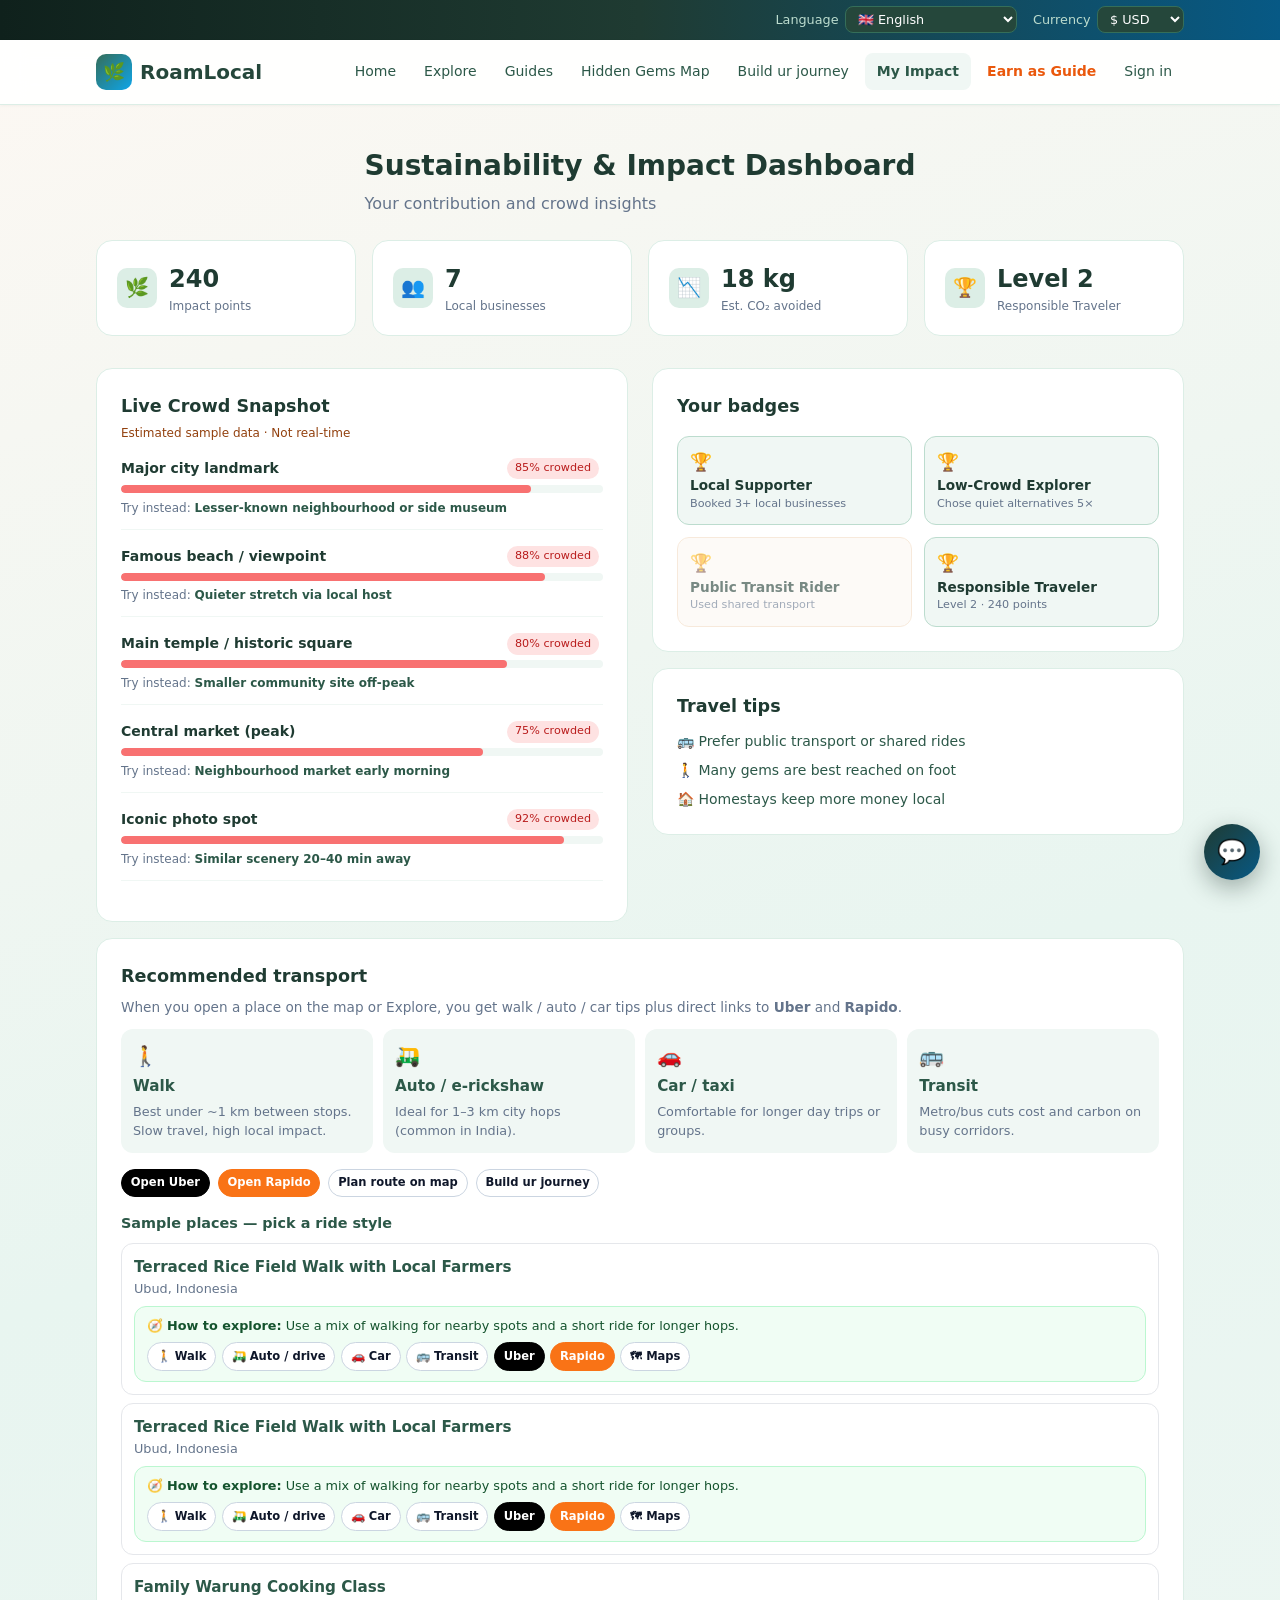
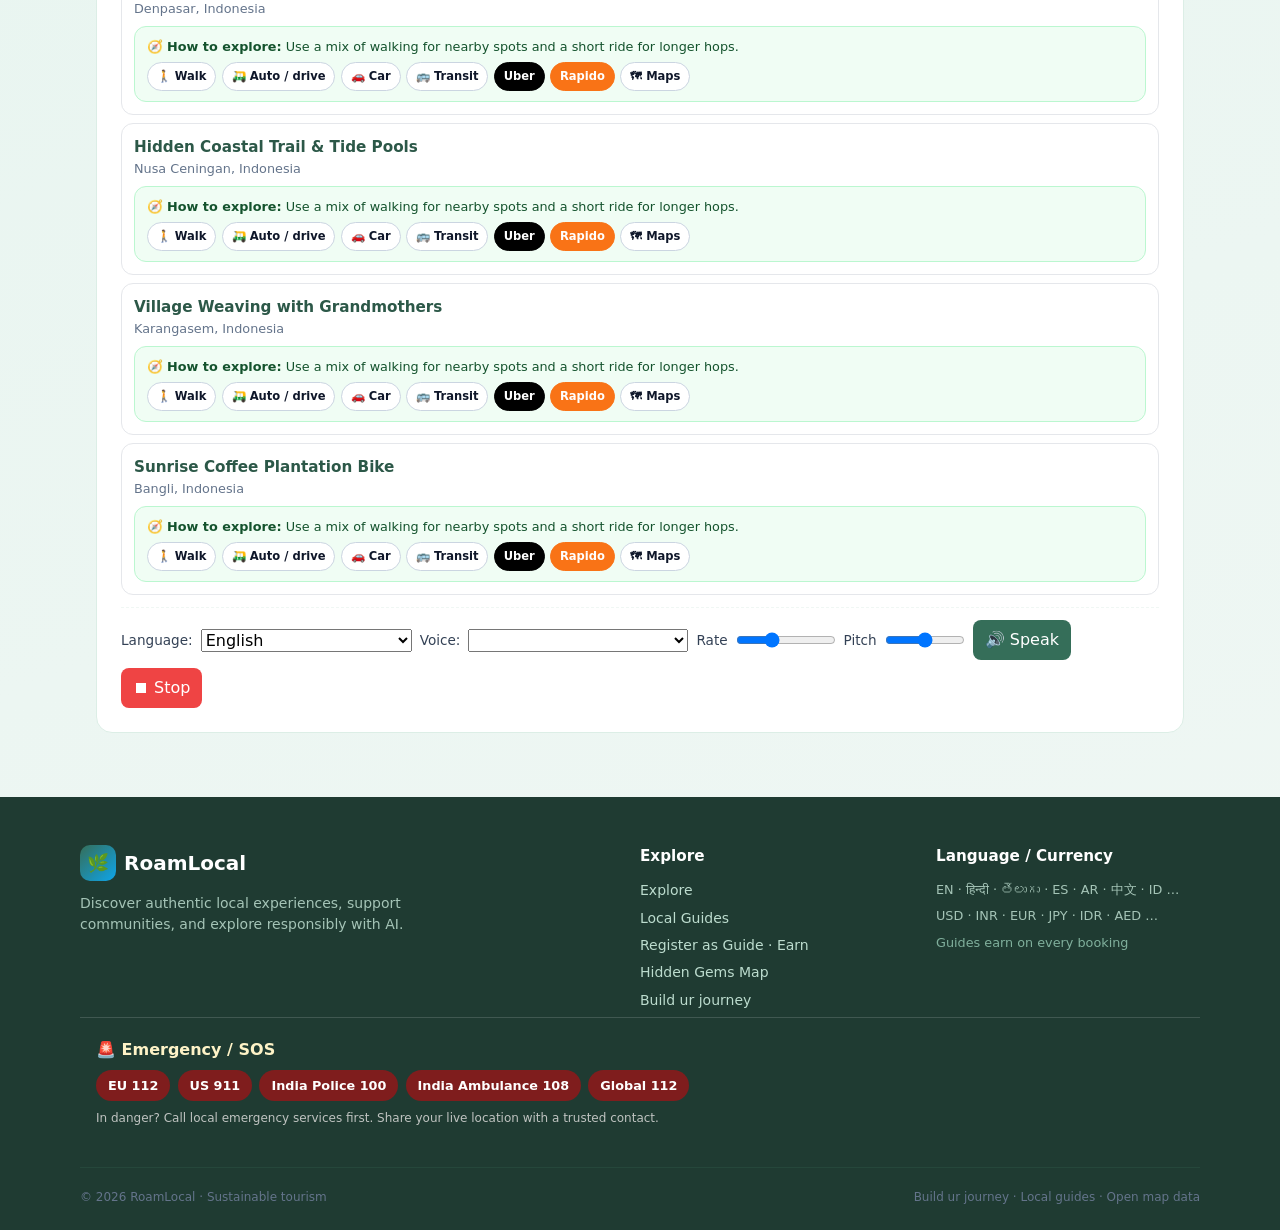
<file: frontend/dashboard.html>
<!DOCTYPE html>
<html lang="en">
<head>
  <meta charset="UTF-8" />
  <meta name="viewport" content="width=device-width, initial-scale=1" />
  <title>Impact Dashboard – RoamLocal</title>
  <link rel="stylesheet" href="css/styles.css" />
</head>
<body>
  <div id="nav"></div>
  <div class="page-header">
    <h1>Sustainability & Impact Dashboard</h1>
    <p>Your contribution and crowd insights (sample data)</p>
  </div>
  <div class="section" style="padding-top:0.5rem">
    <div class="dash-grid">
      <div class="dash-stat"><div class="icon">🌿</div><div><div class="val">240</div><div class="lbl">Impact points</div></div></div>
      <div class="dash-stat"><div class="icon">👥</div><div><div class="val">7</div><div class="lbl">Local businesses</div></div></div>
      <div class="dash-stat"><div class="icon">📉</div><div><div class="val">18 kg</div><div class="lbl">Est. CO₂ avoided</div></div></div>
      <div class="dash-stat"><div class="icon">🏆</div><div><div class="val">Level 2</div><div class="lbl">Responsible Traveler</div></div></div>
    </div>
    <div class="two-col">
      <div class="panel">
        <h2 style="font-size:1.1rem;margin-bottom:0.25rem">Live Crowd Snapshot</h2>
        <p style="font-size:0.75rem;color:#92400e;margin-bottom:1rem">Estimated sample data · Not real-time</p>
        <div id="crowds"></div>
      </div>
      <div>
        <div class="panel" style="margin-bottom:1rem">
          <h2 style="font-size:1.1rem;margin-bottom:1rem">Your badges</h2>
          <div style="display:grid;grid-template-columns:1fr 1fr;gap:0.75rem" id="badges"></div>
        </div>
        <div class="panel">
          <h2 style="font-size:1.1rem;margin-bottom:0.75rem">Travel tips</h2>
          <ul style="font-size:0.875rem;color:var(--forest-700);list-style:none">
            <li style="margin-bottom:0.5rem">🚌 Prefer public transport or shared rides</li>
            <li style="margin-bottom:0.5rem">🚶 Many gems are best reached on foot</li>
            <li>🏠 Homestays keep more money local</li>
          </ul>
        </div>
      </div>
    </div>
      <div class="panel" style="margin-top:1rem">
        <h2 style="font-size:1.1rem;margin-bottom:0.5rem">Recommended transport</h2>
        <div id="transport-panel" style="font-size:0.95rem;color:var(--forest-700)"></div>
        <div id="voice-controls" style="margin-top:0.75rem;border-top:1px dashed var(--forest-50);padding-top:0.75rem;display:flex;gap:0.5rem;flex-wrap:wrap;align-items:center">
          <label style="font-size:0.85rem;color:#334155">Language:</label>
          <select id="voice-lang" style="min-width:160px">
            <option value="en">English</option>
            <option value="hi-IN">हिन्दी (Hindi)</option>
            <option value="te-IN">తెలుగు (Telugu)</option>
            <option value="es">Español (Spanish)</option>
            <option value="fr">Français (French)</option>
            <option value="ar">العربية (Arabic)</option>
            <option value="zh">中文 (Chinese)</option>
            <option value="ja">日本語 (Japanese)</option>
            <option value="id">Bahasa (Indonesian)</option>
            <option value="pt">Português (Portuguese)</option>
            <option value="de">Deutsch (German)</option>
          </select>
          <label style="font-size:0.85rem;color:#334155">Voice:</label>
          <select id="voice-select" style="min-width:220px"></select>
          <label style="font-size:0.85rem;color:#334155">Rate</label>
          <input id="voice-rate" type="range" min="0.5" max="2" step="0.1" value="1" style="width:100px">
          <label style="font-size:0.85rem;color:#334155">Pitch</label>
          <input id="voice-pitch" type="range" min="0" max="2" step="0.1" value="1" style="width:80px">
          <button id="voice-speak" style="background:var(--forest-600);color:white;border:none;padding:0.5rem 0.75rem;border-radius:8px">🔊 Speak</button>
          <button id="voice-stop" style="background:#ef4444;color:white;border:none;padding:0.5rem 0.75rem;border-radius:8px">⏹ Stop</button>
        </div>
      </div>
    </div>
  </div>
  <div id="sos"></div>
  <div id="footer"></div>
  <script src="js/i18n.js"></script>
  <script src="js/data.js"></script>
  <script src="js/app.js"></script>
  <script>
    document.getElementById("nav").innerHTML = navHTML("dashboard");
    document.getElementById("footer").innerHTML = footerHTML();
    if (typeof applyI18n === "function") applyI18n();
        startBodyAtmosphere();
    document.title = t("dash_title") + " – RoamLocal";
    const dh = document.querySelector(".page-header h1"); if (dh) dh.textContent = t("dash_title");
    const dp = document.querySelector(".page-header p"); if (dp) dp.textContent = t("dash_sub");

    document.getElementById("crowds").innerHTML = CROWD_DATA.map(c => `
      <div style="margin-bottom:1rem;padding-bottom:0.75rem;border-bottom:1px solid var(--forest-50)">
        <div class="flex justify-between" style="font-size:0.875rem;margin-bottom:0.25rem">
          <strong>${c.location}</strong>
          <span class="tag ${crowdClass(c.crowd)}">${c.crowd}% crowded</span>
        </div>
        <div class="crowd-bar"><span class="${c.crowd>=70?'crowd-high':c.crowd>=40?'crowd-med':'crowd-low'}" style="width:${c.crowd}%"></span></div>
        <div style="font-size:0.75rem;color:#64748b;margin-top:0.3rem">Try instead: <strong style="color:var(--forest-700)">${c.alternative}</strong></div>
      </div>
    `).join("");
    const badges = [
      { name: "Local Supporter", desc: "Booked 3+ local businesses", ok: true },
      { name: "Low-Crowd Explorer", desc: "Chose quiet alternatives 5×", ok: true },
      { name: "Public Transit Rider", desc: "Used shared transport", ok: false },
      { name: "Responsible Traveler", desc: "Level 2 · 240 points", ok: true }
    ];
    document.getElementById("badges").innerHTML = badges.map(b => `
      <div style="padding:0.75rem;border-radius:12px;border:1px solid ${b.ok?'var(--forest-200)':'var(--sand-200)'};background:${b.ok?'var(--forest-50)':'var(--sand-50)'};opacity:${b.ok?1:0.6}">
        <div style="font-size:1.1rem">🏆</div>
        <div style="font-weight:600;font-size:0.85rem">${b.name}</div>
        <div style="font-size:0.7rem;color:#64748b">${b.desc}</div>
      </div>
    `).join("");

    // Transport: how to explore + ride apps
    (function renderTransport(){
      const panel = document.getElementById("transport-panel");
      if (!panel) return;
      const modes = [
        { icon: "🚶", title: "Walk", tip: "Best under ~1 km between stops. Slow travel, high local impact." },
        { icon: "🛺", title: "Auto / e-rickshaw", tip: "Ideal for 1–3 km city hops (common in India)." },
        { icon: "🚗", title: "Car / taxi", tip: "Comfortable for longer day trips or groups." },
        { icon: "🚌", title: "Transit", tip: "Metro/bus cuts cost and carbon on busy corridors." }
      ];
      let html = '<p style="font-size:0.85rem;color:#64748b;margin-bottom:0.75rem">When you open a place on the map or Explore, you get walk / auto / car tips plus direct links to <strong>Uber</strong> and <strong>Rapido</strong>.</p>';
      html += '<div style="display:grid;grid-template-columns:repeat(auto-fit,minmax(160px,1fr));gap:0.65rem;margin-bottom:1rem">';
      modes.forEach(m => {
        html += '<div style="background:var(--forest-50);padding:0.75rem;border-radius:12px"><div style="font-size:1.25rem">' + m.icon + '</div><div style="font-weight:600;margin:0.25rem 0">' + m.title + '</div><div style="font-size:0.8rem;color:#64748b">' + m.tip + '</div></div>';
      });
      html += '</div>';
      html += '<div style="display:flex;flex-wrap:wrap;gap:0.5rem;margin-bottom:1rem">';
      html += '<a class="tbtn uber" href="https://m.uber.com/ul/" target="_blank" rel="noopener">Open Uber</a>';
      html += '<a class="tbtn rapido" href="https://rapido.bike/" target="_blank" rel="noopener">Open Rapido</a>';
      html += '<a class="tbtn" href="map.html">Plan route on map</a>';
      html += '<a class="tbtn" href="planner.html">Build ur journey</a>';
      html += '</div>';
      // sample places with transport boxes
      if (typeof EXPERIENCES !== "undefined") {
        html += '<div style="font-weight:600;margin-bottom:0.5rem;font-size:0.9rem">Sample places — pick a ride style</div>';
        EXPERIENCES.slice(0, 6).forEach(e => {
          html += '<div style="border:1px solid #e5e7eb;border-radius:12px;padding:0.75rem;margin-bottom:0.5rem">';
          html += '<div style="font-weight:600">' + e.name + '</div>';
          html += '<div style="font-size:0.8rem;color:#64748b;margin-bottom:0.35rem">' + (e.city || "") + ", " + (e.country || "") + '</div>';
          if (typeof transportOptionsHTML === "function") {
            html += transportOptionsHTML({ lat: e.lat, lng: e.lng, name: e.name });
          }
          html += '</div>';
        });
      }
      panel.innerHTML = html;
    })();

    // Multilingual voice assistant using Web Speech API
    (function voiceAssistant(){
      const langSel = document.getElementById('voice-lang');
      const sel = document.getElementById('voice-select');
      const rateEl = document.getElementById('voice-rate');
      const pitchEl = document.getElementById('voice-pitch');
      const speakBtn = document.getElementById('voice-speak');
      const stopBtn = document.getElementById('voice-stop');
      let voices = [];
      function populateVoices(){
        voices = speechSynthesis.getVoices().sort((a,b)=> a.name.localeCompare(b.name));
        sel.innerHTML = voices.map((v,i)=>`<option value="${i}" data-lang="${v.lang}">${v.name} — ${v.lang}</option>`).join('');
        // try to preselect a voice that matches the selected language
        const preferred = langSel.value || 'en';
        const matchIndex = voices.findIndex(v => (v.lang || '').toLowerCase().startsWith(preferred.toLowerCase()));
        if (matchIndex >= 0) sel.value = matchIndex;
      }
      if ('speechSynthesis' in window){
        populateVoices();
        window.speechSynthesis.onvoiceschanged = populateVoices;
      } else {
        sel.innerHTML = '<option>No speech support</option>';
        speakBtn.disabled = true;
      }

      function buildSpeakText(){
        // Speak top transport modes and first three experiences
        const topNodes = Array.from(document.querySelectorAll('#transport-panel > div:first-child div')).slice(0,3);
        const topModes = topNodes.length ? topNodes.map(n=>n.textContent.trim()).join(', ') : '';
        const exps = EXPERIENCES.slice(0,3).map(e=>`${e.name} in ${e.city}, recommended: ${e.bestTransport||'no suggestion'}`).join('. ');
        const intro = `Here are recommended transport options: ${topModes}. `;
        return intro + exps;
      }

      function speakNow(){
        if (!('speechSynthesis' in window)) return;
        speechSynthesis.cancel();
        // prefer language selection if a matching voice exists
        const preferredLang = (langSel && langSel.value) || '';
        let voice = null;
        if (preferredLang && voices.length) {
          voice = voices.find(v => (v.lang||'').toLowerCase().startsWith(preferredLang.toLowerCase()));
        }
        if (!voice) {
          const idx = parseInt(sel.value||0,10);
          voice = voices[idx];
        }
        const text = buildSpeakText();
        const ut = new SpeechSynthesisUtterance(text);
        ut.rate = parseFloat(rateEl.value || 1);
        ut.pitch = parseFloat(pitchEl.value || 1);
        if (voice) { ut.voice = voice; ut.lang = voice.lang; }
        speechSynthesis.speak(ut);
      }

      speakBtn.addEventListener('click', speakNow);
      stopBtn.addEventListener('click', ()=>{ if ('speechSynthesis' in window) speechSynthesis.cancel(); });
    })();
  </script>
<script src="js/chatbot.js"></script>
</body>
</html>
</file>
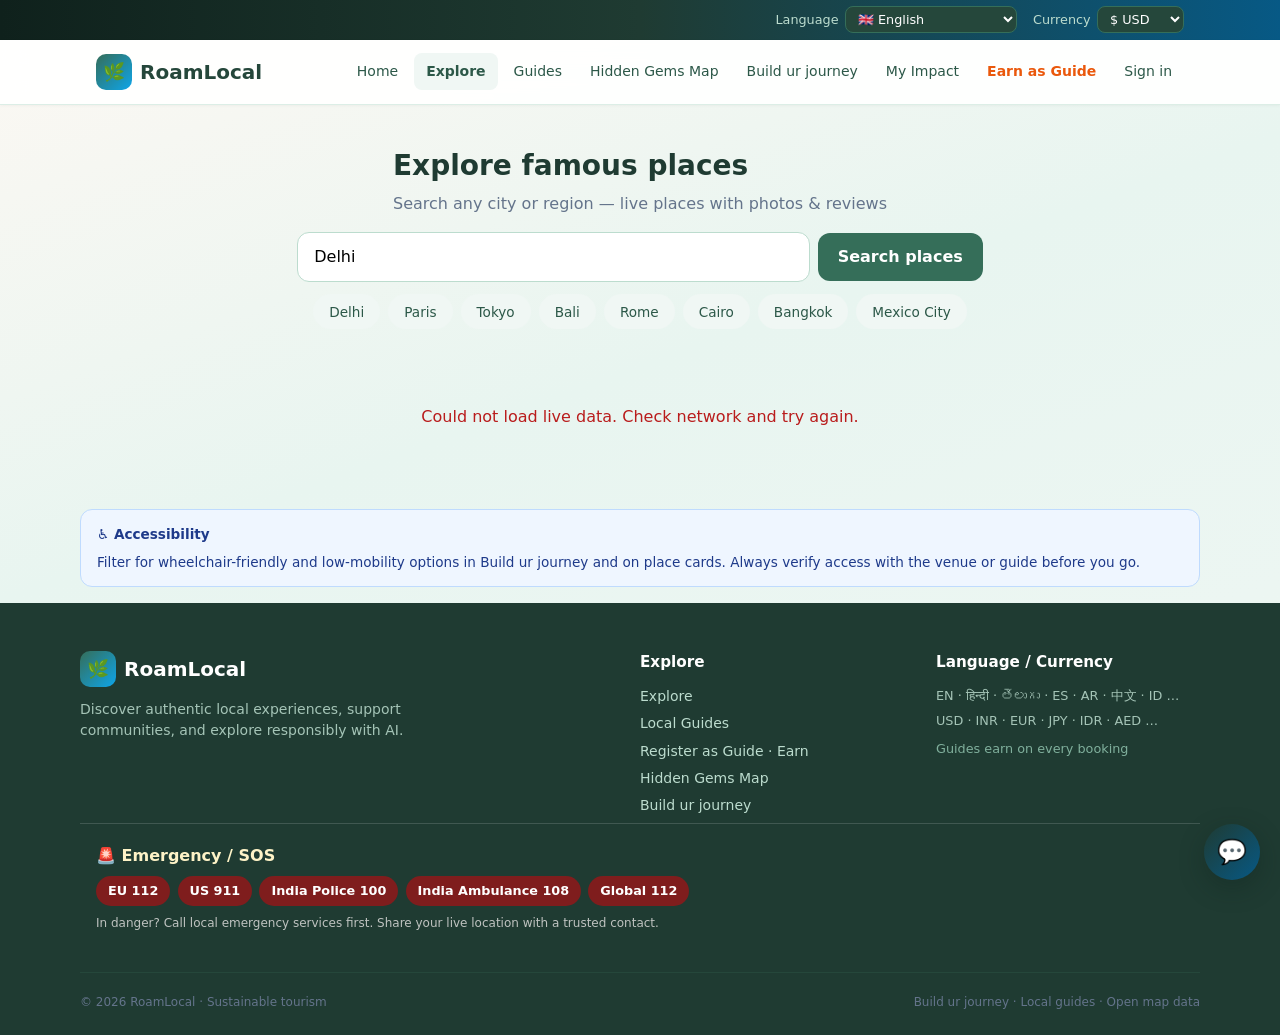
<file: frontend/explore.html>
<!DOCTYPE html>
<html lang="en">
<head>
  <meta charset="UTF-8" />
  <meta name="viewport" content="width=device-width, initial-scale=1" />
  <title>Explore – RoamLocal</title>
  <link rel="stylesheet" href="css/styles.css" />
</head>
<body>
  <div id="nav"></div>
  <div class="page-header">
    <h1 data-i18n="explore_title">Explore famous places</h1>
    <p data-i18n="explore_sub">Search any city or region — live places with photos & reviews</p>
  </div>
  <div style="max-width:1120px;margin:0 auto;padding:0 1rem 1rem">
    <div style="display:flex;flex-wrap:wrap;gap:0.5rem;align-items:center">
      <input type="text" id="search" placeholder="e.g. Delhi, Paris, Tokyo, Bali…" style="flex:1;min-width:200px;padding:0.75rem 1rem;border:1px solid var(--forest-200);border-radius:12px" />
      <button type="button" class="btn-primary" id="searchBtn" style="padding:0.75rem 1.25rem">Search places</button>
    </div>
    <div class="filters" style="margin-top:0.75rem" id="quickCities"></div>
    <p style="font-size:0.85rem;color:#64748b;margin-top:0.5rem" id="count"></p>
  </div>
  <div class="section" style="padding-top:0.5rem">
    <div class="grid-3" id="list"></div>
  </div>
  <div id="a11y"></div>
  <div id="sos"></div>
  <div id="footer"></div>
  <script src="js/i18n.js"></script>
  <script src="js/app.js"></script>
  <script>
    document.getElementById("nav").innerHTML = navHTML("explore");
    document.getElementById("footer").innerHTML = footerHTML();
    if (typeof applyI18n === "function") applyI18n();
        document.getElementById("a11y").innerHTML = accessibilityNoteHTML();
    startBodyAtmosphere();

    const QUICK = ["Delhi", "Paris", "Tokyo", "Bali", "Rome", "Cairo", "Bangkok", "Mexico City"];
    document.getElementById("quickCities").innerHTML = QUICK.map(c =>
      `<button type="button" class="chip" onclick="document.getElementById('search').value='${c}'; doSearch()">${c}</button>`
    ).join("");

    document.getElementById("searchBtn").onclick = doSearch;
    document.getElementById("search").addEventListener("keydown", e => { if (e.key === "Enter") doSearch(); });

    // simple deterministic "reviews" from place name
    function fakeReview(name) {
      const seed = [...name].reduce((s, c) => s + c.charCodeAt(0), 0);
      const rating = (4.2 + (seed % 8) / 10).toFixed(1);
      const n = 12 + (seed % 90);
      const snippets = [
        "Worth the visit — go early to avoid crowds.",
        "Beautiful spot; combine with a local food stop nearby.",
        "Accessible paths vary — check before you go if mobility is limited.",
        "Great for photos. Support local guides if available.",
        "Quiet corners exist if you walk a few minutes off the main approach."
      ];
      return { rating, n, text: snippets[seed % snippets.length] };
    }

    function photoUrl(name, lat, lon) {
      // Wikimedia-style random scenic via picsum seeded by name (reliable, no API key)
      const seed = encodeURIComponent(name.replace(/\s+/g, "").slice(0, 24) || "place");
      return `https://picsum.photos/seed/${seed}/800/500`;
    }

    async function doSearch() {
      const q = (document.getElementById("search").value || "").trim();
      if (!q) return alert("Enter a city or place name");
      const list = document.getElementById("list");
      const count = document.getElementById("count");
      list.innerHTML = `<p style="grid-column:1/-1;color:#64748b">Loading live places for “${q}”…</p>`;
      count.textContent = "";
      try {
        const geoRes = await fetch(
          "https://nominatim.openstreetmap.org/search?format=json&limit=1&q=" + encodeURIComponent(q),
          { headers: { Accept: "application/json" } }
        );
        const geo = await geoRes.json();
        if (!geo || !geo[0]) {
          list.innerHTML = `<p style="grid-column:1/-1">No results for “${q}”.</p>`;
          return;
        }
        const lat = parseFloat(geo[0].lat), lon = parseFloat(geo[0].lon);
        const query = `[out:json][timeout:25];(
          node["tourism"~"attraction|museum|viewpoint|gallery|zoo|theme_park"](around:12000,${lat},${lon});
          node["historic"~"monument|castle|ruins|memorial|archaeological_site"](around:12000,${lat},${lon});
          way["tourism"="attraction"](around:12000,${lat},${lon});
          way["historic"](around:12000,${lat},${lon});
        );out center 36;`;
        const ov = await fetch("https://overpass-api.de/api/interpreter", {
          method: "POST",
          body: "data=" + encodeURIComponent(query),
          headers: { "Content-Type": "application/x-www-form-urlencoded" }
        });
        const data = await ov.json();
        const seen = new Set();
        const places = [];
        (data.elements || []).forEach(el => {
          const tags = el.tags || {};
          const name = tags.name || tags["name:en"];
          if (!name || seen.has(name)) return;
          seen.add(name);
          const plat = el.lat || (el.center && el.center.lat);
          const plon = el.lon || (el.center && el.center.lon);
          if (!plat) return;
          const wheelchair = tags.wheelchair || "";
          places.push({
            name,
            lat: plat,
            lng: plon,
            kind: tags.tourism || tags.historic || "place",
            wheelchair,
            website: tags.website || tags["contact:website"] || "",
            wikidata: tags.wikidata || ""
          });
        });

        count.textContent = places.length + " places near " + q + " · live OpenStreetMap data";
        if (!places.length) {
          list.innerHTML = `<p style="grid-column:1/-1">No mapped attractions found nearby. Try a larger city name.</p>`;
          return;
        }
        list.innerHTML = places.map(pl => {
          const rev = fakeReview(pl.name);
          const maps = `https://www.openstreetmap.org/?mlat=${pl.lat}&mlon=${pl.lng}#map=16/${pl.lat}/${pl.lng}`;
          const gmaps = `https://www.google.com/maps/search/?api=1&query=${pl.lat},${pl.lng}`;
          const a11y = pl.wheelchair === "yes" ? '<span class="tag tag-green">♿ Wheelchair yes</span>'
            : pl.wheelchair === "limited" ? '<span class="tag tag-amber">♿ Limited</span>'
            : '<span class="tag tag-sand">♿ Check access</span>';
          return `
          <div class="card">
            <img src="${photoUrl(pl.name, pl.lat, pl.lng)}" alt="" style="width:100%;height:160px;object-fit:cover;border-radius:12px 12px 0 0;background:#e5e7eb"
              onerror="this.src='https://picsum.photos/seed/fallback/800/500'" />
            <div style="padding:1rem">
              <h3 style="margin:0 0 0.35rem;font-size:1.05rem;color:var(--forest-800)">${pl.name}</h3>
              <div class="review-stars">★ ${rev.rating}</div>
              <p style="font-size:0.8rem;color:#64748b;margin:0.35rem 0">${rev.n} reviews · “${rev.text}”</p>
              <div style="margin:0.5rem 0">${a11y} <span class="tag tag-green">${pl.kind}</span></div>
              <div style="display:flex;flex-wrap:wrap;gap:0.4rem;margin-top:0.75rem">
                <a class="btn-primary" style="padding:0.4rem 0.75rem;font-size:0.8rem" href="${gmaps}" target="_blank" rel="noopener">Open in Maps</a>
                <a class="btn-outline" style="padding:0.4rem 0.75rem;font-size:0.8rem" href="map.html" onclick="sessionStorage.setItem('roam_search','${q.replace(/'/g,"")}');">Hidden gems map</a>
              </div>
              ${typeof transportOptionsHTML === "function" ? transportOptionsHTML({ lat: pl.lat, lng: pl.lng, name: pl.name }) : ""}
            </div>
          </div>`;
        }).join("");
      } catch (err) {
        list.innerHTML = `<p style="grid-column:1/-1;color:#b91c1c">Could not load live data. Check network and try again.</p>`;
      }
    }

    // Auto-load a default city
    document.getElementById("search").value = "Delhi";
    doSearch();
  </script>
  <script src="js/chatbot.js"></script>
</body>
</html>
</file>
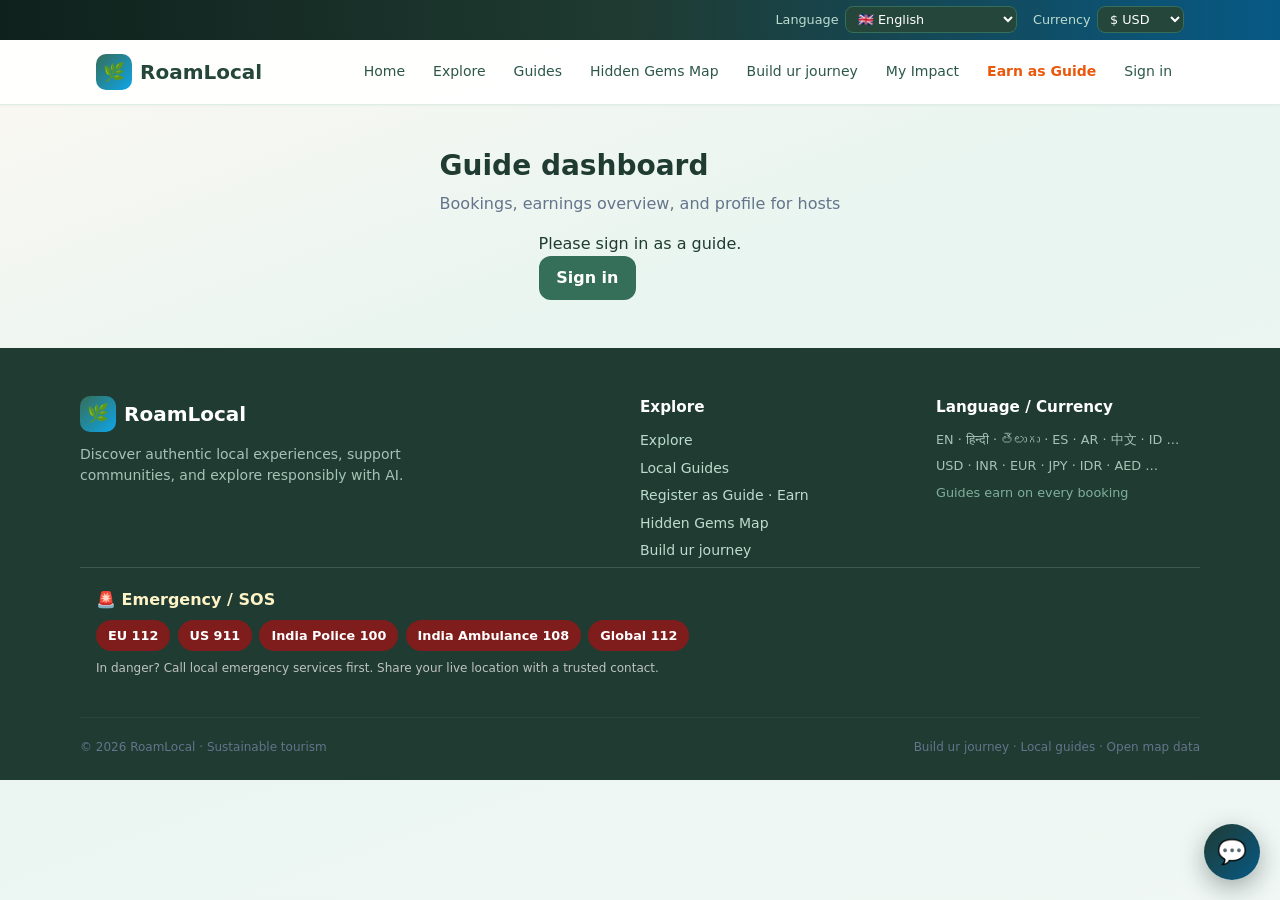
<file: frontend/guide-dashboard.html>
<!DOCTYPE html>
<html lang="en">
<head>
  <meta charset="UTF-8" />
  <meta name="viewport" content="width=device-width, initial-scale=1" />
  <title>Guide Dashboard – RoamLocal</title>
  <link rel="stylesheet" href="css/styles.css" />
</head>
<body>
  <div id="nav"></div>
  <div class="page-header">
    <h1 data-i18n="guide_dashboard">Guide dashboard</h1>
    <p>Bookings, earnings overview, and profile for hosts</p>
  </div>
  <div style="max-width:960px;margin:0 auto;padding:0 1rem 3rem" id="dashRoot">
    <p style="color:#64748b">Loading…</p>
  </div>
  <div id="sos"></div>
  <div id="footer"></div>
  <script src="js/i18n.js"></script>
  <script src="js/app.js"></script>
  <script>
    document.getElementById("nav").innerHTML = navHTML("");
    document.getElementById("footer").innerHTML = footerHTML();
    if (typeof applyI18n === "function") applyI18n();
        startBodyAtmosphere();

    const user = getLoggedInUser();
    const root = document.getElementById("dashRoot");
    if (!user) {
      root.innerHTML = `<p>Please sign in as a guide.</p><a class="btn-primary" href="login.html">Sign in</a>`;
    } else {
      loadDash();
    }

    async function loadDash() {
      let bookings = [];
      let apps = 0;
      try {
        const r = await fetch("/api/bookings");
        bookings = await r.json();
      } catch (e) {}
      try {
        const s = await fetch("/api/stats");
        const st = await s.json();
        apps = st.guide_applications || 0;
      } catch (e) {}

      const pending = bookings.filter(b => b.status === "pending").length;
      const total = bookings.length;
      root.innerHTML = `
        <div style="display:grid;grid-template-columns:repeat(auto-fit,minmax(140px,1fr));gap:1rem;margin-bottom:1.5rem">
          <div class="guide-dash-stat"><div class="num">${total}</div><div style="font-size:0.8rem;color:#64748b">Booking requests</div></div>
          <div class="guide-dash-stat"><div class="num">${pending}</div><div style="font-size:0.8rem;color:#64748b">Pending</div></div>
          <div class="guide-dash-stat"><div class="num">${apps}</div><div style="font-size:0.8rem;color:#64748b">Guide applications</div></div>
          <div class="guide-dash-stat"><div class="num">80%+</div><div style="font-size:0.8rem;color:#64748b">You keep (demo)</div></div>
        </div>
        <div class="form-card" style="margin-bottom:1.25rem">
          <h3 style="margin:0 0 0.5rem;color:var(--forest-800)">Welcome, ${user.name || "Guide"}</h3>
          <p style="font-size:0.9rem;color:#64748b;margin:0">${user.email || ""} · Role: guide</p>
          <div style="margin-top:1rem;display:flex;flex-wrap:wrap;gap:0.5rem">
            <a href="guide-register.html" class="btn-primary" style="padding:0.55rem 1rem">Update listing</a>
            <a href="guides.html" class="btn-outline" style="padding:0.55rem 1rem">View public guides</a>
            <a href="profile.html" class="btn-outline" style="padding:0.55rem 1rem">Profile & language</a>
          </div>
        </div>
        <h3 style="margin:0 0 0.75rem;color:var(--forest-800)">Recent booking requests</h3>
        <div class="form-card" style="padding:0;overflow:hidden">
          ${bookings.length ? `
            <table style="width:100%;border-collapse:collapse;font-size:0.85rem">
              <thead><tr style="background:var(--forest-50);text-align:left">
                <th style="padding:0.65rem">ID</th>
                <th style="padding:0.65rem">Experience</th>
                <th style="padding:0.65rem">Date</th>
                <th style="padding:0.65rem">Status</th>
              </tr></thead>
              <tbody>
                ${bookings.slice(0,15).map(b => `
                  <tr style="border-top:1px solid #e5e7eb">
                    <td style="padding:0.65rem">#${b.id}</td>
                    <td style="padding:0.65rem">${b.experience_id || "—"}</td>
                    <td style="padding:0.65rem">${b.date || "—"}</td>
                    <td style="padding:0.65rem"><span class="tag tag-amber">${b.status || "pending"}</span></td>
                  </tr>`).join("")}
              </tbody>
            </table>` : `<p style="padding:1.25rem;color:#64748b;margin:0">No bookings yet. When travelers request experiences, they appear here.</p>`}
        </div>
        <div class="a11y-note" style="margin-top:1.5rem">
          <strong>Tip</strong>
          <span>Respond to pending requests quickly. Keep your phone number up to date so travelers can reach you.</span>
        </div>
      `;
    }
  </script>
  <script src="js/chatbot.js"></script>
</body>
</html>
</file>
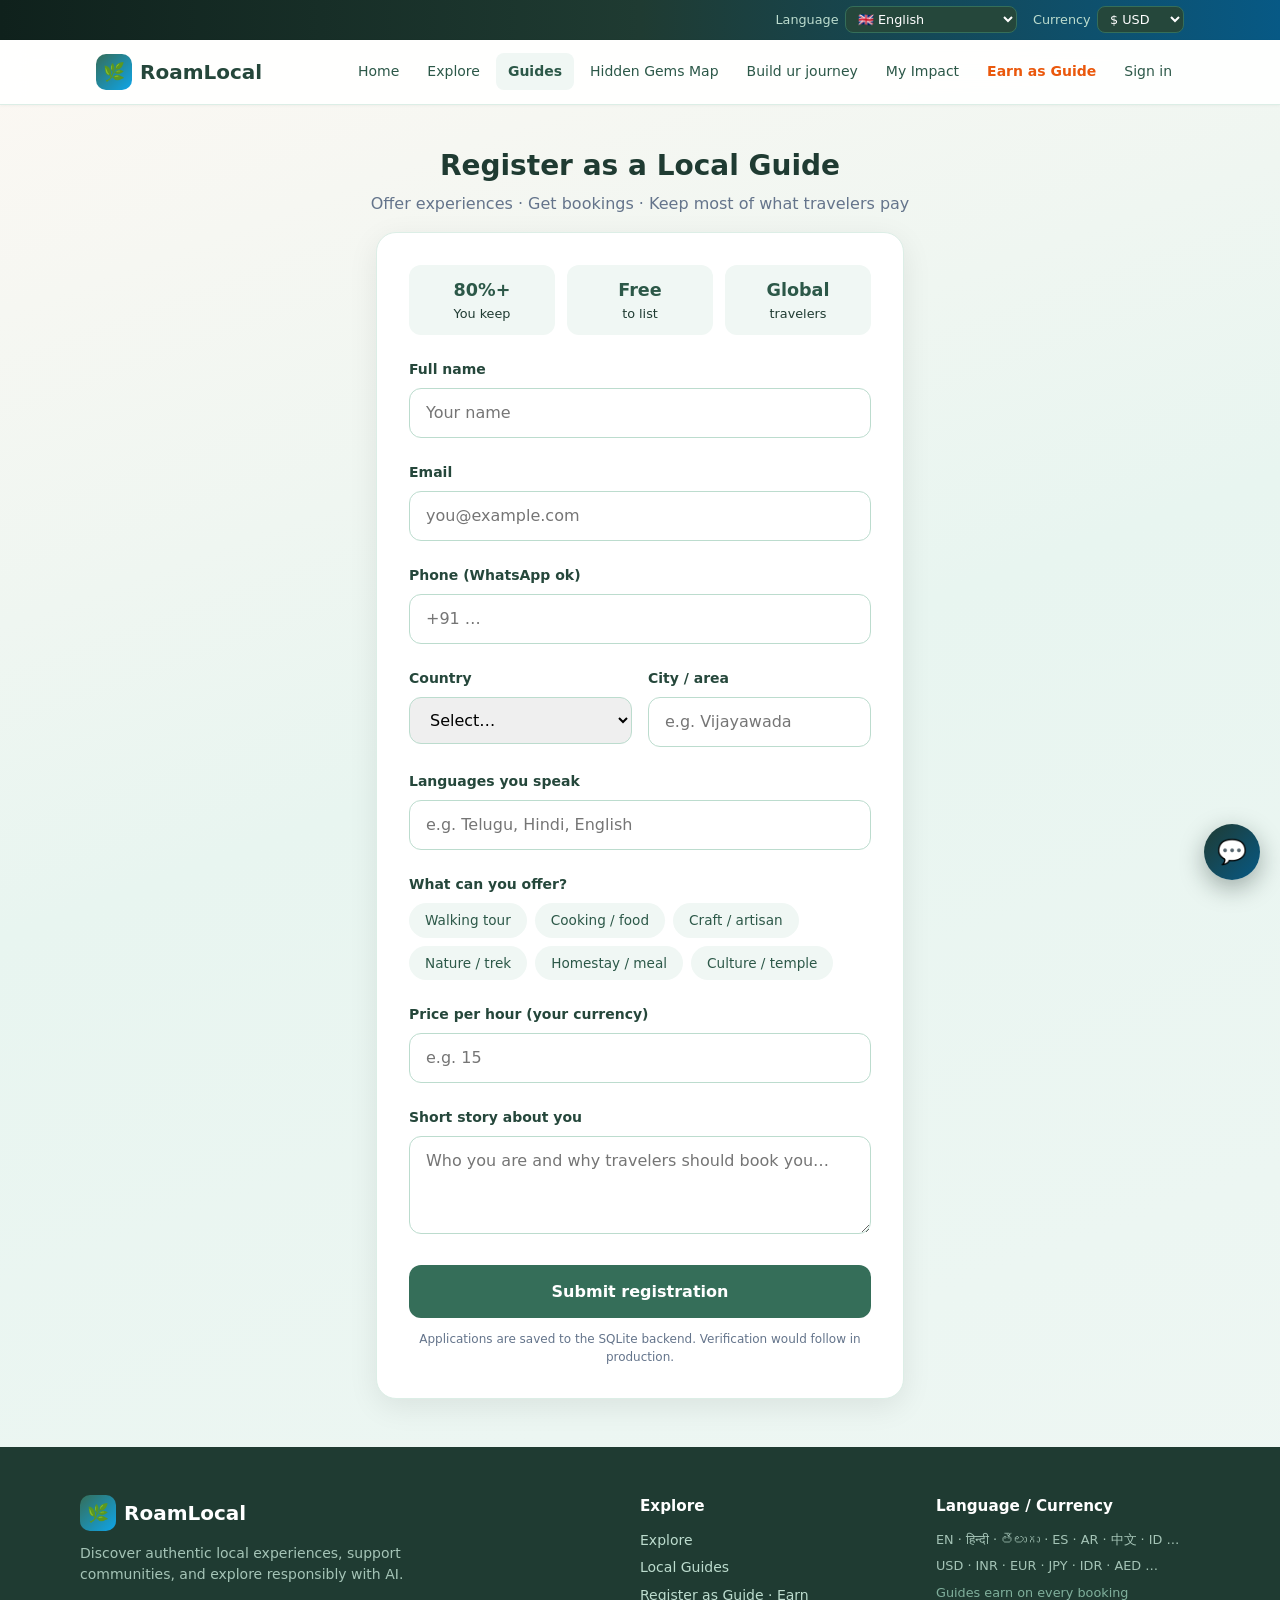
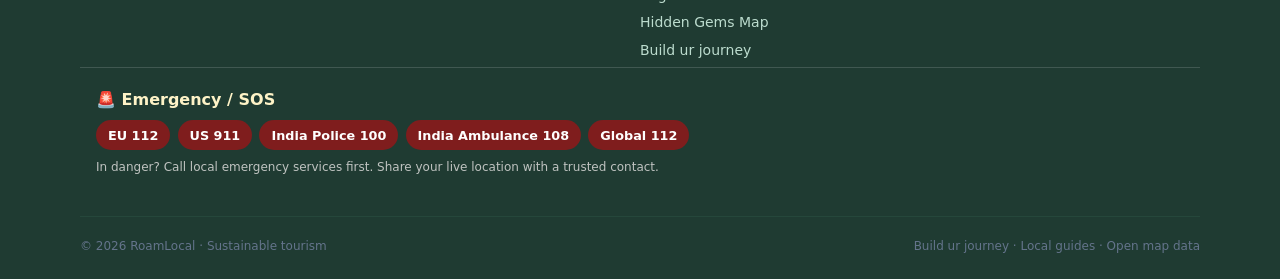
<file: frontend/guide-register.html>
<!DOCTYPE html>
<html lang="en">
<head>
  <meta charset="UTF-8" />
  <meta name="viewport" content="width=device-width, initial-scale=1" />
  <title>Register as Guide – Earn – RoamLocal</title>
  <link rel="stylesheet" href="css/styles.css" />
</head>
<body>
  <div id="nav"></div>
  <div class="page-header text-center">
    <h1>Register as a Local Guide</h1>
    <p>Offer experiences · Get bookings · Keep most of what travelers pay</p>
  </div>

  <div style="max-width:560px;margin:0 auto;padding:0 1rem 3rem">
    <div class="form-card" id="regCard">
      <div style="display:grid;grid-template-columns:1fr 1fr 1fr;gap:0.75rem;margin-bottom:1.5rem;text-align:center;font-size:0.8rem">
        <div style="background:var(--forest-50);padding:0.75rem;border-radius:12px"><strong style="display:block;font-size:1.1rem;color:var(--forest-700)">80%+</strong>You keep</div>
        <div style="background:var(--forest-50);padding:0.75rem;border-radius:12px"><strong style="display:block;font-size:1.1rem;color:var(--forest-700)">Free</strong>to list</div>
        <div style="background:var(--forest-50);padding:0.75rem;border-radius:12px"><strong style="display:block;font-size:1.1rem;color:var(--forest-700)">Global</strong>travelers</div>
      </div>
      <form onsubmit="return submitGuide(event)">
        <div class="form-group"><label>Full name</label><input required placeholder="Your name" id="gname" /></div>
        <div class="form-group"><label>Email</label><input required type="email" placeholder="you@example.com" id="gemail" /></div>
        <div class="form-group"><label>Phone (WhatsApp ok)</label><input placeholder="+91 …" /></div>
        <div style="display:grid;grid-template-columns:1fr 1fr;gap:1rem">
          <div class="form-group">
            <label>Country</label>
            <select id="gcountry" required>
              <option value="">Select…</option>
              <option>India</option><option>Indonesia</option><option>Japan</option>
              <option>Mexico</option><option>Morocco</option><option>Peru</option>
              <option>Italy</option><option>Thailand</option><option>Other</option>
            </select>
          </div>
          <div class="form-group"><label>City / area</label><input required placeholder="e.g. Vijayawada" id="gcity" /></div>
        </div>
        <div class="form-group">
          <label>Languages you speak</label>
          <input placeholder="e.g. Telugu, Hindi, English" id="glangs" />
        </div>
        <div class="form-group">
          <label>What can you offer?</label>
          <div class="chip-group" id="offerChips">
            <button type="button" class="chip" onclick="this.classList.toggle('active')">Walking tour</button>
            <button type="button" class="chip" onclick="this.classList.toggle('active')">Cooking / food</button>
            <button type="button" class="chip" onclick="this.classList.toggle('active')">Craft / artisan</button>
            <button type="button" class="chip" onclick="this.classList.toggle('active')">Nature / trek</button>
            <button type="button" class="chip" onclick="this.classList.toggle('active')">Homestay / meal</button>
            <button type="button" class="chip" onclick="this.classList.toggle('active')">Culture / temple</button>
          </div>
        </div>
        <div class="form-group">
          <label>Price per hour (your currency)</label>
          <input type="number" min="1" placeholder="e.g. 15" id="gprice" />
        </div>
        <div class="form-group">
          <label>Short story about you</label>
          <textarea rows="3" placeholder="Who you are and why travelers should book you…" id="gbio"></textarea>
        </div>
        <button type="submit" class="btn-primary" style="width:100%;justify-content:center;padding:0.9rem">Submit registration</button>
        <p style="font-size:0.75rem;color:#64748b;margin-top:0.75rem;text-align:center">Applications are saved to the SQLite backend. Verification would follow in production.</p>
      </form>
    </div>
  </div>
  <div id="sos"></div>
  <div id="footer"></div>
  <script src="js/i18n.js"></script>
  <script src="js/data.js"></script>
  <script src="js/app.js"></script>
  <script>
    document.getElementById("nav").innerHTML = navHTML("guides");
    document.getElementById("footer").innerHTML = footerHTML();
    if (typeof applyI18n === "function") applyI18n();
        startBodyAtmosphere();
    async function submitGuide(e) {
      e.preventDefault();
      const name = document.getElementById("gname").value;
      const email = document.getElementById("gemail").value;
      const city = document.getElementById("gcity").value;
      const country = document.getElementById("gcountry").value;
      const languages = (document.getElementById("glangs").value || "").split(",").map(s => s.trim()).filter(Boolean);
      const bio = document.getElementById("gbio").value;
      const price = parseFloat(document.getElementById("gprice").value) || 15;
      const chips = Array.from(document.querySelectorAll(".chip.active")).map(c => c.textContent.trim());
      try {
        const res = await fetch("/api/guides/register", {
          method: "POST",
          headers: { "Content-Type": "application/json" },
          body: JSON.stringify({ name, email, country, city, languages, specialties: chips, bio, price_per_hour: price })
        });
        const data = await res.json();
        if (!res.ok) throw new Error(data.error || "Failed");
        try {
          const u = JSON.parse(localStorage.getItem("roam_user") || "{}");
          u.role = "guide";
          if (!u.name) u.name = name;
          if (!u.email) u.email = email;
          localStorage.setItem("roam_user", JSON.stringify(u));
        } catch(e) {}
        document.getElementById("regCard").innerHTML = `
          <div class="success-box">
            <div style="font-size:2.5rem">🎉</div>
            <h2 style="margin:0.5rem 0;color:var(--forest-800)">Welcome, ${name}!</h2>
            <p style="color:#065f46;margin-bottom:1rem">Your guide application for <strong>${city}, ${country}</strong> was saved (id: ${data.id}).</p>
            <p style="font-size:0.9rem;color:#64748b;margin-bottom:1.25rem">We will review and list you so travelers can book and you can earn.</p>
            <a href="guide-dashboard.html" class="btn-primary" style="padding:0.75rem 1.25rem">Open guide dashboard</a>
            <a href="guides.html" style="display:block;margin-top:0.75rem;font-size:0.85rem;color:var(--forest-700)">See public guides list</a>
          </div>`;
      } catch (err) {
        alert("Could not save (is the backend running?): " + err.message);
      }
      return false;
    }
  </script>
<script src="js/chatbot.js"></script>
</body>
</html>
</file>
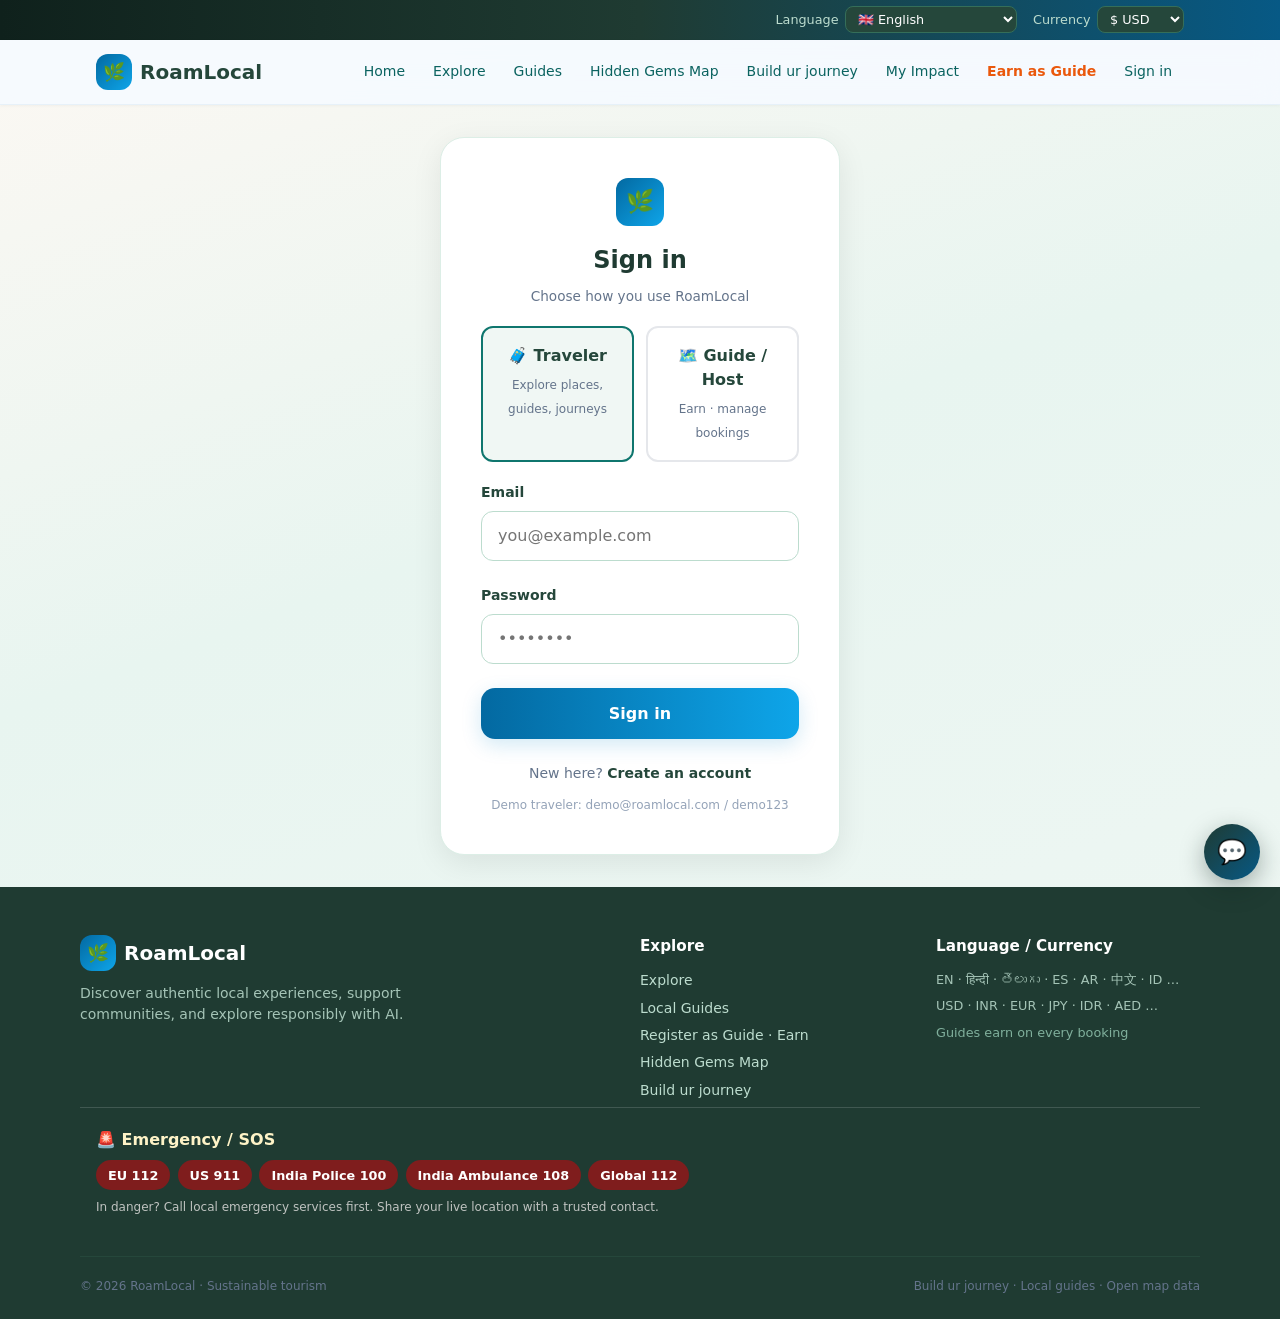
<file: frontend/login.html>
<!DOCTYPE html>
<html lang="en">
<head>
  <meta charset="UTF-8" />
  <meta name="viewport" content="width=device-width, initial-scale=1" />
  <title>Sign in – RoamLocal</title>
  <link rel="stylesheet" href="css/styles.css" />
</head>
<body class="edge-theme">
  <div id="nav"></div>
  <div class="login-wrap">
    <div class="login-card" id="card">
      <div class="logo-icon" style="margin:0 auto 1rem;width:48px;height:48px;font-size:1.4rem">🌿</div>
      <h1 style="font-size:1.5rem" id="title" data-i18n="sign_in">Sign in</h1>
      <p style="font-size:0.85rem;color:#64748b;margin:0.5rem 0 1.25rem">Choose how you use RoamLocal</p>

      <div class="role-pick" id="rolePick">
        <div class="role-card active" data-role="traveler" onclick="pickRole(this)">
          <strong>🧳 Traveler</strong>
          <span>Explore places, guides, journeys</span>
        </div>
        <div class="role-card" data-role="guide" onclick="pickRole(this)">
          <strong>🗺️ Guide / Host</strong>
          <span>Earn · manage bookings</span>
        </div>
      </div>

      <form id="form" onsubmit="return submitForm(event)">
        <div id="nameField" class="form-group hidden" style="text-align:left">
          <label>Name</label>
          <input type="text" placeholder="Your name" id="lname" />
        </div>
        <div class="form-group" style="text-align:left">
          <label>Email</label>
          <input type="email" required placeholder="you@example.com" id="lemail" />
        </div>
        <div class="form-group" style="text-align:left">
          <label>Password</label>
          <input type="password" required placeholder="••••••••" id="lpass" />
        </div>
        <button type="submit" class="btn-primary" style="width:100%;justify-content:center;padding:0.85rem" id="submitBtn">Sign in</button>
      </form>
      <p style="margin-top:1.5rem;font-size:0.875rem;color:#64748b" id="toggleLine">
        New here? <a href="#" onclick="toggleMode();return false" style="font-weight:600;color:var(--forest-800)">Create an account</a>
      </p>
      <p style="margin-top:0.75rem;font-size:0.75rem;color:#94a3b8">Demo traveler: demo@roamlocal.com / demo123</p>
    </div>
  </div>
  <div id="sos"></div>
  <div id="footer"></div>
  <script src="js/i18n.js"></script>
  <script src="js/app.js"></script>
  <script>
    document.getElementById("nav").innerHTML = navHTML("");
    document.getElementById("footer").innerHTML = footerHTML();
    if (typeof applyI18n === "function") applyI18n();
        startBodyAtmosphere();
    let mode = "login";
    let selectedRole = "traveler";

    function pickRole(el) {
      document.querySelectorAll(".role-card").forEach(c => c.classList.remove("active"));
      el.classList.add("active");
      selectedRole = el.dataset.role;
    }

    function toggleMode() {
      mode = mode === "login" ? "register" : "login";
      document.getElementById("title").textContent = mode === "login" ? "Sign in" : "Create account";
      document.getElementById("submitBtn").textContent = mode === "login" ? "Sign in" : "Create account";
      document.getElementById("nameField").classList.toggle("hidden", mode === "login");
      document.getElementById("toggleLine").innerHTML = mode === "login"
        ? 'New here? <a href="#" onclick="toggleMode();return false" style="font-weight:600;color:var(--forest-800)">Create an account</a>'
        : 'Already have an account? <a href="#" onclick="toggleMode();return false" style="font-weight:600;color:var(--forest-800)">Sign in</a>';
    }

    async function submitForm(e) {
      e.preventDefault();
      const email = document.getElementById("lemail").value;
      const password = document.getElementById("lpass").value;
      const name = (document.getElementById("lname") && document.getElementById("lname").value) || "Traveler";
      const url = mode === "login" ? "/api/login" : "/api/register";
      const body = mode === "login"
        ? { email, password }
        : { email, password, name, lang: (typeof getLang==="function"?getLang():"en"), role: selectedRole };
      try {
        const res = await fetch(url, { method: "POST", headers: { "Content-Type": "application/json" }, body: JSON.stringify(body) });
        const data = await res.json();
        if (!res.ok) throw new Error(data.error || "Failed");
        let user = data.user || { email, name, role: selectedRole };
        // Prefer role chosen on this screen for demo
        if (mode === "register" || selectedRole === "guide") user.role = selectedRole;
        if (mode === "login" && selectedRole === "guide") user.role = "guide";
        localStorage.setItem("roam_user", JSON.stringify(user));
        const isGuide = (user.role === "guide");
        document.getElementById("card").innerHTML = `
          <div style="font-size:2.5rem;margin-bottom:1rem">✅</div>
          <h1 style="font-size:1.5rem">Welcome, ${user.name || name}!</h1>
          <p style="margin:0.75rem 0 1.5rem;font-size:0.9rem;color:#64748b">Signed in as <strong>${isGuide ? "Guide" : "Traveler"}</strong>.</p>
          <a href="${isGuide ? "guide-dashboard.html" : "explore.html"}" class="btn-primary" style="padding:0.85rem 1.5rem">
            ${isGuide ? "Open guide dashboard →" : "Explore places →"}
          </a>
        `;
        if (document.getElementById("nav")) document.getElementById("nav").innerHTML = navHTML("");
      } catch (err) {
        alert(err.message);
      }
      return false;
    }
  </script>
  <script src="js/chatbot.js"></script>
</body>
</html>
</file>
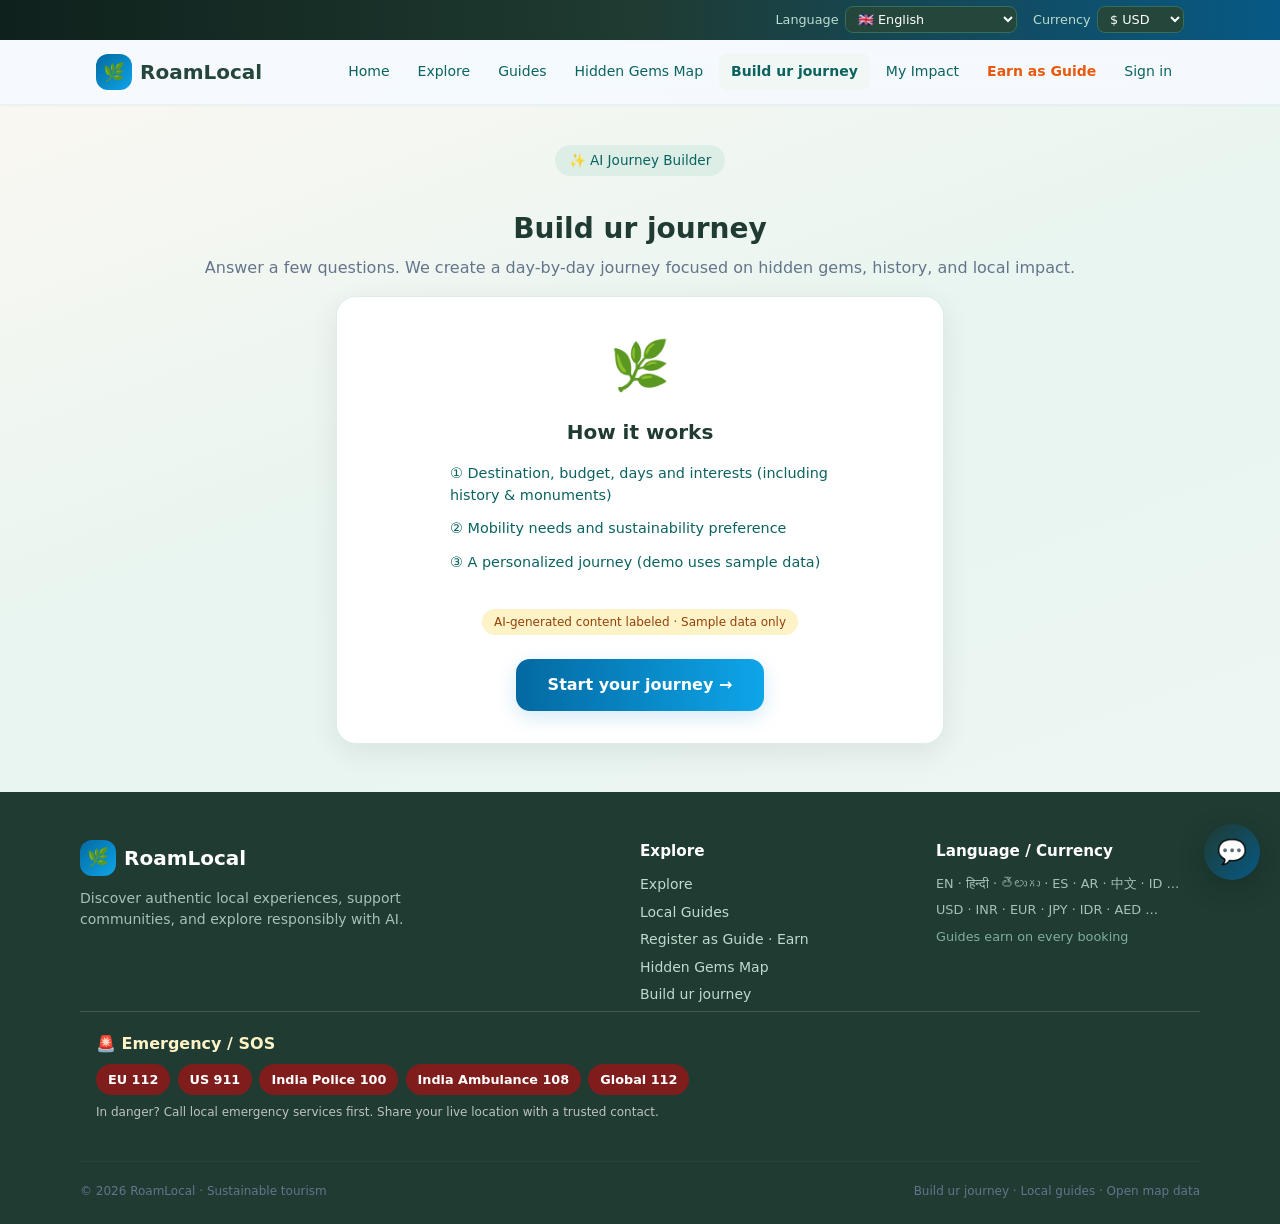
<file: frontend/planner.html>
<!DOCTYPE html>
<html lang="en">
<head>
  <meta charset="UTF-8" />
  <meta name="viewport" content="width=device-width, initial-scale=1" />
  <title>AI Journey Builder – RoamLocal</title>
  <link rel="stylesheet" href="css/styles.css" />
</head>
<body class="edge-theme">
  <div id="nav"></div>
  <div class="page-header text-center">
    <div class="badge" style="background:var(--forest-100);color:var(--forest-700);border:none">✨ AI Journey Builder</div>
    <h1 style="margin-top:0.75rem" id="pTitle">Build ur journey</h1>
    <p id="pSub">Answer a few questions. We create a day-by-day journey focused on hidden gems, history, and local impact.</p>
  </div>

  <div style="max-width:640px;margin:0 auto;padding:0 1rem 3rem">
    <div id="step-intro" class="form-card text-center anim-fade">
      <div style="font-size:3rem;margin-bottom:1rem">🌿</div>
      <h2 style="font-size:1.25rem;margin-bottom:1rem">How it works</h2>
      <ul style="text-align:left;max-width:380px;margin:0 auto 1.5rem;font-size:0.9rem;color:var(--forest-700);list-style:none">
        <li style="margin-bottom:0.75rem">① Destination, budget, days and interests (including history & monuments)</li>
        <li style="margin-bottom:0.75rem">② Mobility needs and sustainability preference</li>
        <li>③ A personalized journey (demo uses sample data)</li>
      </ul>
      <p class="ai-label">AI-generated content labeled · Sample data only</p>
      <button class="btn-primary" style="margin-top:1.5rem;padding:0.85rem 2rem" onclick="showStep('form')">Start your journey →</button>
    </div>

    <div id="step-form" class="form-card hidden anim-fade">
      <div class="form-group">
        <label>Destination</label>
        <input type="text" id="dest" value="Vijayawada, India" placeholder="City or region" list="destList" />
        <datalist id="destList">
          <option value="Vijayawada, India"></option>
          <option value="Bali, Indonesia"></option>
          <option value="Kyoto, Japan"></option>
          <option value="Oaxaca, Mexico"></option>
          <option value="Fes, Morocco"></option>
          <option value="Cusco, Peru"></option>
          <option value="Florence / Chianti, Italy"></option>
          <option value="Chiang Mai, Thailand"></option>
          <option value="Hampi, India"></option>
        </datalist>
      </div>
      <div style="display:grid;grid-template-columns:1fr 1fr;gap:1rem">
        <div class="form-group">
          <label>Budget</label>
          <div class="budget-btns" id="budgetBtns">
            <button type="button" data-v="budget" onclick="setBudget(this)">budget</button>
            <button type="button" data-v="mid" class="active" onclick="setBudget(this)">mid</button>
            <button type="button" data-v="comfort" onclick="setBudget(this)">comfort</button>
          </div>
        </div>
        <div class="form-group">
          <label>Duration (days)</label>
          <select id="duration"><option>2</option><option selected>3</option><option>4</option><option>5</option><option>7</option></select>
        </div>
      </div>
      <div class="form-group">
        <label>Interests</label>
          <div class="chip-group" id="interests">
          <button type="button" class="chip" onclick="this.classList.toggle('active')">Culture</button>
          <button type="button" class="chip active" onclick="this.classList.toggle('active')">Historical places</button>
          <button type="button" class="chip active" onclick="this.classList.toggle('active')">Monuments</button>
          <button type="button" class="chip" onclick="this.classList.toggle('active')">Monumentals</button>
          <button type="button" class="chip" onclick="this.classList.toggle('active')">Food</button>
          <button type="button" class="chip" onclick="this.classList.toggle('active')">Nature</button>
          <button type="button" class="chip" onclick="this.classList.toggle('active')">Adventure</button>
          <button type="button" class="chip" onclick="this.classList.toggle('active')">Artisan crafts</button>
          <button type="button" class="chip" onclick="this.classList.toggle('active')">Family-friendly</button>
          <button type="button" class="chip" onclick="this.classList.toggle('active')">Quiet / low-crowd</button>
        </div>
      </div>
      <div style="display:grid;grid-template-columns:1fr 1fr;gap:1rem">
        <div class="form-group">
          <label>Mobility needs</label>
          <select id="mobility">
            <option value="standard">Standard walking</option>
            <option value="limited">Limited walking / seated preferred</option>
            <option value="wheelchair">Wheelchair accessible where possible</option>
          </select>
        </div>
        <div class="form-group">
          <label>Sustainability priority</label>
          <select id="sustain">
            <option value="high">High – prioritize local & low-impact</option>
            <option value="balanced" selected>Balanced</option>
            <option value="flexible">Flexible</option>
          </select>
        </div>
        <div class="form-group">
          <label>Preferred transport</label>
          <select id="transport">
            <option value="mixed">Mixed (walk + local transit)</option>
            <option value="walk">Mostly walking</option>
            <option value="transit">Public transit / metro / bus</option>
            <option value="taxi">Taxi / rideshare</option>
            <option value="car">Private car / rental</option>
            <option value="bike">Bicycle / e-bike</option>
          </select>
        </div>
        <div class="form-group">
          <label>♿ Accessibility needs</label>
          <select id="a11yNeed">
            <option value="none">No special requirements</option>
            <option value="limited">Limited walking / prefer seated</option>
            <option value="wheelchair">Wheelchair-accessible where possible</option>
            <option value="visual">Visual assistance preferred</option>
            <option value="hearing">Hearing assistance preferred</option>
          </select>
        </div>
      </div>
      <div class="flex gap-2" style="margin-top:0.5rem">
        <button class="btn-outline" style="padding:0.75rem 1.25rem" onclick="showStep('intro')">← Back</button>
        <button class="btn-primary" style="flex:1;justify-content:center;padding:0.75rem" onclick="generate()">Build ur journey ✨</button>
      </div>
    </div>

    <div id="step-loading" class="form-card text-center hidden" style="padding:4rem 2rem">
      <div class="spinner"></div>
      <h2 style="font-size:1.2rem;margin-top:1rem">Crafting your journey…</h2>
      <p style="color:#64748b;font-size:0.9rem;margin-top:0.5rem">Matching history, monuments, low-crowd options and local impact</p>
      <p class="ai-label" style="margin-top:1rem">Fetching real places for your destination…</p>
    </div>

    <div id="step-result" class="hidden anim-fade">
      <div class="warn">⚠️ Places are loaded from OpenStreetMap when available. Prices and times are estimates.</div>
      <div class="flex justify-between flex-wrap gap-2 items-center mb-4">
        <div>
          <h2 style="font-size:1.35rem" id="resultTitle">Your journey</h2>
          <p style="font-size:0.85rem;color:#64748b" id="resultMeta"></p>
        </div>
        <div class="flex gap-2 flex-wrap">
          <button class="btn-outline" style="padding:0.5rem 1rem;font-size:0.85rem" onclick="generate()">↻ Regenerate</button>
          <a href="map.html" class="btn-primary" style="font-size:0.85rem">View on map</a>
        </div>
      </div>
      <div id="journeyResult"></div>
      <button class="btn-outline" style="margin-top:1rem;padding:0.75rem 1.25rem" onclick="showStep('form')">✎ Edit preferences</button>
    </div>
  </div>

  <div id="footer"></div>
  <script src="js/i18n.js"></script>
  <script src="js/data.js"></script>
  <script src="js/app.js"></script>
  <script>
    document.getElementById("nav").innerHTML = navHTML("planner");
    document.getElementById("footer").innerHTML = footerHTML();
    if (typeof applyI18n === "function") applyI18n();
        startBodyAtmosphere();
    document.title = "Build ur journey – RoamLocal";

    let budget = "mid";
    function showStep(name) {
      ["intro","form","loading","result"].forEach(s => {
        document.getElementById("step-" + s).classList.toggle("hidden", s !== name);
      });
    }
    function setBudget(btn) {
      budget = btn.dataset.v;
      document.querySelectorAll("#budgetBtns button").forEach(b => b.classList.remove("active"));
      btn.classList.add("active");
    }
    function selectedInterests() {
      return [...document.querySelectorAll("#interests .chip.active")].map(c => c.textContent.trim());
    }
    function buildJourneyDays(dest, interests) {
      const days = SAMPLE_ITINERARY.map(d => JSON.parse(JSON.stringify(d)));
      const hist = interests.some(i => /historic|monument/i.test(i));
      if (hist) {
        days[0].title = "Arrival · Local flavors & first history stop";
        days[0].activities[2] = {
          time: "16:30", name: "Historic site / monument (off-peak)", duration: "1.5h", cost: 6,
          crowdLevel: "low", sustainabilityScore: 85,
          description: "Quieter timing at a local historic place or monument with basic context from a host.",
          accessibility: "Varies — often steps"
        };
        days[1].title = "Heritage · Monuments & craft";
        days[1].activities[0] = {
          time: "07:30", name: "Historical place morning visit", duration: "2.5h", cost: 10,
          crowdLevel: "low", sustainabilityScore: 88,
          description: "Early visit to a monument or heritage site before peak crowds.",
          accessibility: "Walking / steps common"
        };
        days[2].title = "Nature, community & one more heritage stop";
      }
      if (/vijayawada|andra|andhra|india/i.test(dest)) {
        days[0].activities[0].name = "Local market / street food (Vijayawada area)";
        days[1].activities[0].name = "Undavalli Caves or river heritage stop";
        days[1].activities[1].name = "Kondapalli craft or home kitchen";
        days[2].activities[0].name = "Konaseema / river / quiet nature outing";
      }
      return days;
    }
    function findMatchingExperience(dest, interests) {
      const d = (dest||"").toLowerCase();
      // prefer same city matches
      let candidates = EXPERIENCES.filter(e => e.city && d.includes((e.city||"").toLowerCase()));
      if (!candidates.length) {
        // fallback: tag intersection with interests
        const ints = interests.map(i=>i.toLowerCase());
        candidates = EXPERIENCES.filter(e => (e.tags||[]).some(t => ints.some(i=>t.toLowerCase().includes(i) || i.includes(t.toLowerCase()))));
      }
      if (!candidates.length) candidates = EXPERIENCES.slice(0,5);
      return candidates[0];
    }

    
    function transportHint(mode, a11y) {
      const modes = {
        mixed: " Suggested: walk short legs, use local transit for longer hops.",
        walk: " Best explored on foot; wear comfortable shoes.",
        transit: " Prefer metro/bus between stops; check local apps for tickets.",
        taxi: " Taxi or rideshare between sites to save energy.",
        car: " Drive or hire a car; parking may be limited near centres.",
        bike: " Bicycle-friendly stretches where available."
      };
      let s = modes[mode] || modes.mixed;
      if (a11y === "wheelchair") s += " Prioritise step-free routes; verify venue access.";
      else if (a11y === "limited") s += " Keep distances short; include rest stops.";
      else if (a11y === "visual") s += " Request guided audio or companion support.";
      else if (a11y === "hearing") s += " Prefer written instructions and visual cues.";
      return s;
    }

    async function generate() {
      const destInput = document.getElementById("dest");
      const dest = (destInput && destInput.value || "").trim();
      if (!dest) { alert("Please enter a destination"); return; }

      const daysEl = document.getElementById("days");
      const daysN = Math.min(7, Math.max(1, parseInt((daysEl && daysEl.value) || "3", 10) || 3));
      const interests = selectedInterests();
      const sustainEl = document.getElementById("sustain");
      const sustain = (sustainEl && sustainEl.value) || "balanced";
      const transportEl = document.getElementById("transport");
      const transport = (transportEl && transportEl.value) || "mixed";
      const a11yEl = document.getElementById("a11yNeed");
      const a11yNeed = (a11yEl && a11yEl.value) || "none";

      showStep("loading");

      let places = [];
      let destLabel = dest;
      let destLat = null, destLng = null;

      try {
        const geoRes = await fetch(
          "https://nominatim.openstreetmap.org/search?format=json&limit=1&q=" + encodeURIComponent(dest),
          { headers: { "Accept": "application/json" } }
        );
        if (geoRes.ok) {
          const geo = await geoRes.json();
          if (geo && geo[0]) {
            destLat = parseFloat(geo[0].lat);
            destLng = parseFloat(geo[0].lon);
            destLabel = (geo[0].display_name || dest).split(",").slice(0, 3).join(", ");
            try {
              const q = "[out:json][timeout:20];(" +
                "node[\"tourism\"~\"attraction|museum|viewpoint|gallery\"](around:10000," + destLat + "," + destLng + ");" +
                "node[\"historic\"](around:10000," + destLat + "," + destLng + ");" +
                "node[\"amenity\"~\"place_of_worship|restaurant|cafe\"](around:6000," + destLat + "," + destLng + ");" +
                "way[\"tourism\"=\"attraction\"](around:10000," + destLat + "," + destLng + ");" +
                ");out center 36;";
              const ov = await fetch("https://overpass-api.de/api/interpreter", {
                method: "POST",
                body: "data=" + encodeURIComponent(q),
                headers: { "Content-Type": "application/x-www-form-urlencoded" }
              });
              if (ov.ok) {
                const ovData = await ov.json();
                const seen = new Set();
                (ovData.elements || []).forEach(function(el) {
                  const tags = el.tags || {};
                  const name = tags.name || tags["name:en"];
                  if (!name || seen.has(name)) return;
                  seen.add(name);
                  const lat = el.lat || (el.center && el.center.lat);
                  const lng = el.lon || (el.center && el.center.lon);
                  let kind = "culture";
                  if (tags.amenity === "restaurant" || tags.amenity === "cafe") kind = "food";
                  else if (tags.tourism === "viewpoint") kind = "nature";
                  else if (tags.historic || tags.tourism === "museum") kind = "culture";
                  places.push({ name: name, lat: lat, lng: lng, kind: kind });
                });
              }
            } catch (e2) { console.warn("Overpass failed", e2); }
          }
        }
      } catch (e) { console.warn("Geocode failed", e); }

      // Fallback: sample experiences matching destination text
      if (!places.length && typeof EXPERIENCES !== "undefined") {
        const dl = dest.toLowerCase();
        places = EXPERIENCES.filter(function(e) {
          return (e.city && e.city.toLowerCase().indexOf(dl) >= 0) ||
            (e.country && e.country.toLowerCase().indexOf(dl) >= 0) ||
            (e.location && e.location.toLowerCase().indexOf(dl) >= 0) ||
            (e.name && e.name.toLowerCase().indexOf(dl) >= 0) ||
            dl.indexOf((e.city || "").toLowerCase()) >= 0 ||
            dl.indexOf((e.country || "").toLowerCase()) >= 0;
        }).map(function(e) {
          return { name: e.name, lat: e.lat, lng: e.lng, kind: e.type || "culture", expId: e.id, city: e.city };
        });
      }

      // Always have something to show
      if (!places.length) {
        places = [
          { name: "Local market & street food", kind: "food" },
          { name: "Main heritage or cultural site", kind: "culture" },
          { name: "Quiet neighbourhood walk", kind: "nature" },
          { name: "Community craft or viewpoint", kind: "culture" },
          { name: "Family-style local meal", kind: "food" },
          { name: "Evening riverside or plaza", kind: "nature" }
        ];
      }

      const times = ["09:00", "12:30", "16:00", "19:00"];
      const days = [];
      const perDay = Math.max(2, Math.min(4, Math.ceil(places.length / daysN)));
      for (let d = 0; d < daysN; d++) {
        const slice = places.slice(d * perDay, d * perDay + perDay);
        const use = slice.length ? slice : places.slice(0, 3);
        const activities = use.slice(0, 4).map(function(pl, i) {
          return {
            time: times[i] || "15:00",
            name: pl.name,
            duration: pl.kind === "food" ? "1.5h" : "2h",
            cost: pl.kind === "food" ? 12 : (pl.kind === "culture" ? 6 : 0),
            crowdLevel: "low",
            sustainabilityScore: 88 + (i % 5),
            description: (pl.kind === "food"
              ? "Local food stop near your destination. "
              : "Place of interest near " + destLabel + ". ") + transportHint(transport, a11yNeed),
            expLat: pl.lat, expLng: pl.lng, expId: pl.expId || null
          };
        });
        const totalCost = activities.reduce(function(s, a) { return s + a.cost; }, 0);
        days.push({
          day: d + 1,
          title: d === 0 ? ("Arrival · " + destLabel) : ("Day " + (d + 1) + " · Explore " + dest.split(",")[0]),
          totalCost: totalCost,
          sustainabilityScore: 90,
          activities: activities
        });
      }

      document.getElementById("resultTitle").textContent = "Your journey · " + dest.split(",")[0];
      document.getElementById("resultMeta").textContent =
        "Budget: " + budget + " · Transport: " + transport + " · Access: " + a11yNeed + " · " + places.length + " places";

      var html = days.map(function(day) {
        return '<div class="day-card anim-rise" style="margin-bottom:1.25rem">' +
          '<div class="day-header"><div class="flex justify-between flex-wrap gap-2">' +
          '<div><small>Day ' + day.day + '</small><div style="font-weight:600;font-size:1.1rem">' + day.title + '</div></div>' +
          '<div style="font-size:0.85rem">≈ ' + (typeof price === "function" ? price(day.totalCost) : ("$" + day.totalCost)) +
          ' · Sustain. ' + day.sustainabilityScore + '</div></div></div>' +
          '<div class="day-body">' + day.activities.map(function(a) {
            var mapLink = "";
            if (a.expLat != null && a.expLng != null) {
              mapLink = '<div style="margin-top:0.5rem;font-size:0.88rem"><a href="https://www.google.com/maps/dir/?api=1&destination=' +
                a.expLat + ',' + a.expLng + '" target="_blank" rel="noopener" style="color:#0ea5e9">Directions</a> · ' +
                '<a href="map.html" style="color:#0ea5e9" onclick="sessionStorage.setItem(\'roam_search\',\'' +
                dest.replace(/'/g, "") + '\')">Map</a></div>';
              if (typeof transportOptionsHTML === "function") {
                mapLink += transportOptionsHTML({ lat: a.expLat, lng: a.expLng, name: a.name });
              }
            }
            return '<div class="activity"><div class="activity-time">' + a.time +
              '<div style="font-weight:400;color:#94a3b8">' + a.duration + '</div></div><div>' +
              '<div style="font-weight:600">' + a.name + '</div>' +
              '<div style="font-size:0.85rem;color:#64748b;margin-top:0.2rem">' + a.description + '</div>' +
              '<div style="margin-top:0.4rem">' +
              '<span class="tag tag-green">Crowd: ' + a.crowdLevel + '</span> ' +
              '<span class="tag tag-green">Impact ' + a.sustainabilityScore + '</span> ' +
              '<span class="tag tag-sand">' + (typeof price === "function" ? price(a.cost) : ("$" + a.cost)) + '</span></div>' +
              mapLink + '</div></div>';
          }).join("") + '</div></div>';
      }).join("");

      html += '<p style="margin-top:1rem"><a class="btn-primary" href="map.html" onclick="sessionStorage.setItem(\'roam_search\',\'' +
        dest.replace(/'/g, "") + '\')">Open map for ' + dest.replace(/</g, "") + '</a></p>';

      document.getElementById("journeyResult").innerHTML = html;
      showStep("result");
    }

  </script>
<script src="js/chatbot.js"></script>
</body>
</html>
</file>
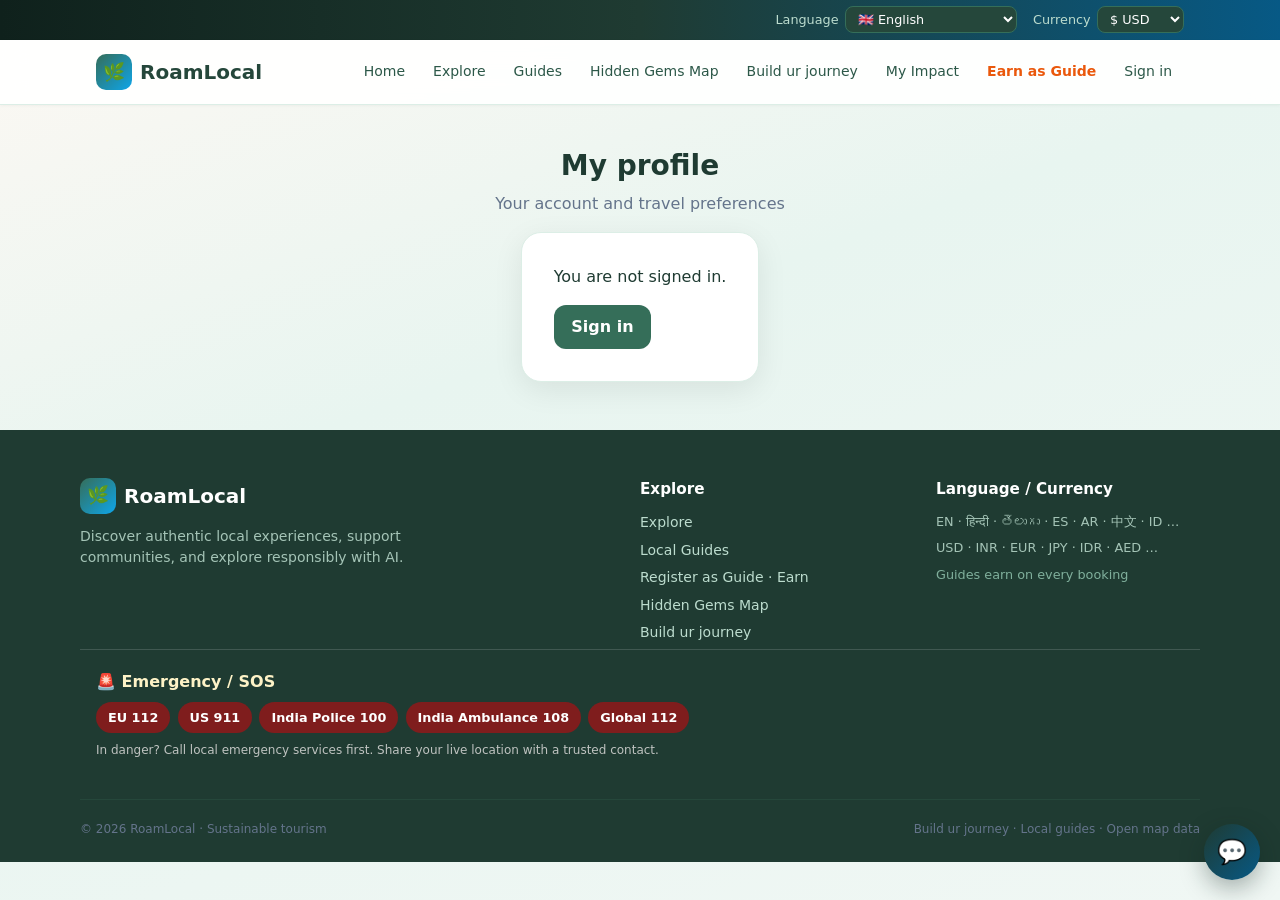
<file: frontend/profile.html>
<!DOCTYPE html>
<html lang="en">
<head>
  <meta charset="UTF-8" />
  <meta name="viewport" content="width=device-width, initial-scale=1" />
  <title>My Profile – RoamLocal</title>
  <link rel="stylesheet" href="css/styles.css" />
</head>
<body>
  <div id="nav"></div>
  <div class="page-header text-center">
    <h1 data-i18n="profile">My Profile</h1>
    <p>Your account and travel preferences</p>
  </div>
  <div style="max-width:520px;margin:0 auto;padding:0 1rem 3rem">
    <div class="form-card" id="profileCard">
      <p style="color:#64748b">Loading…</p>
    </div>
  </div>
  <div id="sos"></div>
  <div id="footer"></div>
  <script src="js/i18n.js"></script>
  <script src="js/app.js"></script>
  <script>
    document.getElementById("nav").innerHTML = navHTML("");
    document.getElementById("footer").innerHTML = footerHTML();
    if (typeof applyI18n === "function") applyI18n();
        startBodyAtmosphere();

    const user = getLoggedInUser();
    const card = document.getElementById("profileCard");
    if (!user) {
      card.innerHTML = `
        <p>You are not signed in.</p>
        <a href="login.html" class="btn-primary" style="margin-top:1rem;display:inline-flex">Sign in</a>`;
    } else {
      const initial = (user.name || user.email || "U").charAt(0).toUpperCase();
      const currentLang = (typeof getLang === "function" ? getLang() : null) || user.preferred_lang || "en";
      const langOptions = (typeof LANGS !== "undefined" ? LANGS : [])
        .map(l => `<option value="${l.code}" ${l.code === currentLang ? "selected" : ""}>${l.flag} ${l.name}</option>`)
        .join("");

      card.innerHTML = `
        <div style="text-align:center;margin-bottom:1.5rem">
          <div class="profile-avatar" style="width:72px;height:72px;font-size:1.75rem;margin:0 auto">${initial}</div>
          <h2 style="margin:0.75rem 0 0.25rem;color:var(--forest-800)">${user.name || "Traveler"}</h2>
          <p style="color:#64748b;font-size:0.9rem">${user.email || ""}</p>
          <span style="display:inline-block;margin-top:0.5rem;font-size:0.75rem;background:var(--forest-50);color:var(--forest-700);padding:0.25rem 0.6rem;border-radius:999px">${user.role || "traveler"}</span>
        </div>
        <div style="display:grid;gap:1rem;font-size:0.9rem">
          <div>
            <label style="display:block;color:#64748b;margin-bottom:0.4rem;font-size:0.8rem">Preferred language</label>
            <p style="font-size:0.75rem;color:#94a3b8;margin-bottom:0.5rem">Applies to the whole site (same as the top language bar).</p>
            <select id="prefLang" style="width:100%;padding:0.55rem 0.75rem;border-radius:10px;border:1px solid #d1d5db;font-size:0.9rem">
              ${langOptions}
            </select>
          </div>
        </div>
        <div style="margin-top:1.5rem;display:flex;flex-wrap:wrap;gap:0.5rem">
          <button type="button" class="btn-primary" style="padding:0.65rem 1rem" id="savePref">Save language</button>
          <a href="map.html" class="btn-outline" style="padding:0.65rem 1rem">Open map & routes</a>
          <a href="dashboard.html" class="btn-outline" style="padding:0.65rem 1rem">Impact dashboard</a>
          <button type="button" class="btn-outline" style="padding:0.65rem 1rem;color:#b91c1c;border-color:#fecaca" onclick="logoutUser()">Sign out</button>
        </div>
        <p id="prefMsg" style="margin-top:0.75rem;font-size:0.85rem;color:#065f46;display:none">Saved. Applying language across the site…</p>`;

      document.getElementById("savePref").addEventListener("click", () => {
        const code = document.getElementById("prefLang").value;
        user.preferred_lang = code;
        localStorage.setItem("roam_user", JSON.stringify(user));
        if (typeof setLang === "function") setLang(code);
        // same path as header language switcher
        if (typeof onLangChange === "function") {
          onLangChange(code);
          return;
        }
        document.getElementById("prefMsg").style.display = "block";
        setTimeout(() => location.reload(), 400);
      });
    }
  </script>
  <script src="js/chatbot.js"></script>
</body>
</html>
</file>
<file: frontend/css/styles.css>
/* RoamLocal – Static styles */
:root {
  --forest-50: #f0f7f4;
  --forest-100: #dceee6;
  --forest-200: #bcdcce;
  --forest-500: #458a70;
  --forest-600: #356e59;
  --forest-700: #2c5848;
  --forest-800: #25473b;
  --forest-900: #1f3b32;
  --ocean-500: #0ea5e9;
  --ocean-600: #0284c7;
  --sand-50: #fdf8f3;
  --sand-100: #f9efe3;
  --sand-200: #f2dcc4;
  --sunset-400: #fb923c;
  --sunset-500: #f97316;
  --sunset-600: #ea580c;
}

* { box-sizing: border-box; margin: 0; padding: 0; }
html { scroll-behavior: smooth; }
body {
  font-family: system-ui, -apple-system, BlinkMacSystemFont, "Segoe UI", Roboto, sans-serif;
  background: var(--sand-50);
  color: var(--forest-900);
  line-height: 1.5;
  min-height: 100vh;
  display: flex;
  flex-direction: column;
}
a { color: inherit; text-decoration: none; }
img { max-width: 100%; display: block; }
button, input, select, textarea { font: inherit; }

/* Navbar */
.navbar {
  position: sticky; top: 0; z-index: 100;
  background: rgba(255,255,255,0.92);
  backdrop-filter: blur(12px);
  border-bottom: 1px solid var(--forest-100);
  box-shadow: 0 1px 3px rgba(0,0,0,0.04);
}
.nav-inner {
  max-width: 1120px; margin: 0 auto; padding: 0 1rem;
  height: 64px; display: flex; align-items: center; justify-content: space-between;
}
.logo { display: flex; align-items: center; gap: 0.5rem; font-weight: 700; font-size: 1.25rem; color: var(--forest-800); }
.logo-icon {
  width: 36px; height: 36px; border-radius: 10px;
  background: linear-gradient(135deg, var(--forest-600), var(--ocean-500));
  display: flex; align-items: center; justify-content: center; color: white; font-size: 1.1rem;
}
.nav-links { display: flex; gap: 0.25rem; align-items: center; }
.nav-links a {
  padding: 0.5rem 0.75rem; border-radius: 8px; font-size: 0.875rem; font-weight: 500;
  color: var(--forest-700); transition: background 0.15s;
}
.nav-links a:hover { background: var(--forest-50); color: var(--forest-900); }
.btn-primary {
  display: inline-flex; align-items: center; gap: 0.5rem;
  background: var(--forest-600); color: white !important; font-weight: 600;
  padding: 0.6rem 1.1rem; border-radius: 12px; border: none; cursor: pointer;
  transition: background 0.15s, transform 0.1s;
}
.btn-primary:hover { background: var(--forest-700); }
.btn-sunset {
  background: var(--sunset-500); color: white !important; font-weight: 600;
  padding: 0.85rem 1.5rem; border-radius: 16px; border: none; cursor: pointer;
  display: inline-flex; align-items: center; gap: 0.5rem; transition: background 0.15s;
}
.btn-sunset:hover { background: var(--sunset-600); }
.btn-outline {
  background: white; color: var(--forest-800); font-weight: 600;
  padding: 0.85rem 1.5rem; border-radius: 16px; border: none; cursor: pointer;
  box-shadow: 0 4px 14px rgba(0,0,0,0.1);
}
.menu-btn { display: none; background: none; border: none; font-size: 1.5rem; cursor: pointer; color: var(--forest-700); }

/* Hero */
.hero {
  position: relative; min-height: 88vh; display: flex; align-items: center;
  background: url('https://images.unsplash.com/photo-1506905925346-21bda4d32df4?w=1600&q=80') center/cover;
}
.hero-overlay {
  position: absolute; inset: 0;
  background: linear-gradient(to bottom, rgba(15,33,28,0.7), rgba(15,33,28,0.45), var(--sand-50));
}
.hero-content { position: relative; max-width: 1120px; margin: 0 auto; padding: 4rem 1rem; width: 100%; }
.badge {
  display: inline-flex; align-items: center; gap: 0.4rem;
  background: rgba(255,255,255,0.15); color: white; font-size: 0.85rem; font-weight: 500;
  padding: 0.35rem 0.85rem; border-radius: 999px; border: 1px solid rgba(255,255,255,0.2); margin-bottom: 1.25rem;
}
.hero h1 { font-size: clamp(2rem, 5vw, 3.5rem); font-weight: 700; color: white; line-height: 1.15; max-width: 18ch; }
.hero p { margin-top: 1.25rem; font-size: 1.15rem; color: #dceee6; max-width: 36rem; }
.search-bar {
  margin-top: 2rem; max-width: 28rem;
  display: flex; background: white; border-radius: 16px; overflow: hidden;
  box-shadow: 0 8px 30px rgba(0,0,0,0.15);
}
.search-bar input {
  flex: 1; border: none; padding: 1rem 1rem 1rem 2.75rem; outline: none; font-size: 1rem;
  background: url("data:image/svg+xml,%3Csvg xmlns='http://www.w3.org/2000/svg' width='20' height='20' viewBox='0 0 24 24' fill='none' stroke='%2364a68c' stroke-width='2'%3E%3Cpath d='M21 10c0 7-9 13-9 13s-9-6-9-13a9 9 0 0 1 18 0z'/%3E%3Ccircle cx='12' cy='10' r='3'/%3E%3C/svg%3E") 0.9rem center no-repeat;
}
.hero-btns { margin-top: 1.25rem; display: flex; flex-wrap: wrap; gap: 0.75rem; }

/* Stats */
.stats-wrap { position: relative; margin-top: -4rem; z-index: 10; padding: 0 1rem; }
.stats {
  max-width: 900px; margin: 0 auto; background: white; border-radius: 24px;
  box-shadow: 0 8px 30px rgba(0,0,0,0.1); border: 1px solid var(--forest-100);
  padding: 1.75rem; display: grid; grid-template-columns: repeat(4, 1fr); gap: 1rem; text-align: center;
}
.stats .num { font-size: 1.75rem; font-weight: 700; color: var(--forest-700); }
.stats .label { font-size: 0.8rem; color: #64748b; margin-top: 0.25rem; }

/* Sections */
.section { max-width: 1120px; margin: 0 auto; padding: 4rem 1rem; }
.section-title { font-size: 1.75rem; font-weight: 700; text-align: center; color: var(--forest-900); }
.section-sub { text-align: center; color: #64748b; margin-top: 0.5rem; max-width: 36rem; margin-left: auto; margin-right: auto; }
.ai-label {
  display: inline-block; margin-top: 0.75rem; font-size: 0.75rem; font-weight: 500;
  background: #fef3c7; color: #92400e; padding: 0.25rem 0.75rem; border-radius: 999px;
}

/* Cards */
.grid-3 { display: grid; grid-template-columns: repeat(auto-fill, minmax(280px, 1fr)); gap: 1.5rem; margin-top: 2rem; }
.card {
  background: white; border-radius: 16px; border: 1px solid var(--forest-100);
  overflow: hidden; box-shadow: 0 4px 14px rgba(0,0,0,0.05); transition: box-shadow 0.2s, transform 0.15s;
}
.card:hover { box-shadow: 0 8px 30px rgba(0,0,0,0.1); transform: translateY(-2px); }
.card-img { aspect-ratio: 4/3; overflow: hidden; position: relative; }
.card-img img { width: 100%; height: 100%; object-fit: cover; transition: transform 0.4s; }
.card:hover .card-img img { transform: scale(1.05); }
.card-body { padding: 1.15rem; }
.card-type { font-size: 0.7rem; font-weight: 600; text-transform: uppercase; letter-spacing: 0.05em; color: var(--ocean-600); }
.card-title { font-weight: 600; margin-top: 0.25rem; color: var(--forest-900); }
.card-meta { font-size: 0.85rem; color: #64748b; margin-top: 0.25rem; }
.card-footer { display: flex; justify-content: space-between; margin-top: 0.75rem; font-size: 0.875rem; }
.impact-badge {
  position: absolute; top: 0.75rem; right: 0.75rem;
  font-size: 0.7rem; font-weight: 600; padding: 0.2rem 0.6rem; border-radius: 999px;
  background: var(--forest-100); color: var(--forest-700);
}

/* Day cards */
.day-card { background: white; border-radius: 16px; border: 1px solid var(--forest-100); overflow: hidden; }
.day-header {
  background: linear-gradient(to right, var(--forest-600), var(--ocean-600));
  color: white; padding: 1rem 1.25rem;
}
.day-header small { opacity: 0.85; font-size: 0.8rem; }
.day-body { padding: 1.25rem; }
.activity { display: flex; gap: 0.75rem; margin-bottom: 1rem; }
.activity-time { font-family: ui-monospace, monospace; font-size: 0.8rem; font-weight: 600; color: var(--forest-600); width: 3rem; flex-shrink: 0; }

/* Why grid */
.why-grid { display: grid; grid-template-columns: repeat(auto-fill, minmax(260px, 1fr)); gap: 1.5rem; margin-top: 2.5rem; }
.why-card {
  background: white; border-radius: 16px; padding: 1.5rem; border: 1px solid var(--forest-100);
  box-shadow: 0 4px 14px rgba(0,0,0,0.04);
}
.why-icon {
  width: 48px; height: 48px; border-radius: 12px; background: var(--forest-100);
  display: flex; align-items: center; justify-content: center; font-size: 1.4rem; margin-bottom: 1rem;
}
.why-card h3 { font-size: 1.05rem; font-weight: 600; }
.why-card p { font-size: 0.875rem; color: #64748b; margin-top: 0.5rem; }

/* Testimonials */
.bg-sand { background: linear-gradient(to bottom, var(--sand-100), var(--sand-50)); }
.testimonial {
  background: white; border-radius: 16px; padding: 1.5rem; border: 1px solid var(--forest-100);
  box-shadow: 0 4px 14px rgba(0,0,0,0.04);
}
.testimonial-header { display: flex; gap: 0.75rem; align-items: center; margin-bottom: 1rem; }
.testimonial-header img { width: 48px; height: 48px; border-radius: 50%; object-fit: cover; }
.stars { color: var(--sunset-400); margin-top: 0.75rem; letter-spacing: 2px; }

/* CTA */
.cta {
  position: relative; padding: 5rem 1rem; text-align: center; color: white;
  background: linear-gradient(135deg, var(--forest-800), var(--forest-700), #075985);
}
.cta h2 { font-size: clamp(1.5rem, 4vw, 2.25rem); font-weight: 700; }
.cta p { margin-top: 1rem; opacity: 0.9; font-size: 1.1rem; }
.cta-btns { margin-top: 2rem; display: flex; flex-wrap: wrap; gap: 1rem; justify-content: center; }
.btn-ghost {
  background: rgba(255,255,255,0.1); color: white; font-weight: 600;
  padding: 0.85rem 1.5rem; border-radius: 16px; border: 1px solid rgba(255,255,255,0.3); cursor: pointer;
}

/* Footer */
footer {
  background: var(--forest-900); color: #bcdcce; padding: 3rem 1rem 1.5rem; margin-top: auto;
}
.footer-inner { max-width: 1120px; margin: 0 auto; display: grid; grid-template-columns: 2fr 1fr 1fr; gap: 2rem; }
.footer-inner h4 { color: white; margin-bottom: 0.75rem; font-size: 0.95rem; }
.footer-inner ul { list-style: none; font-size: 0.875rem; }
.footer-inner li { margin-bottom: 0.4rem; }
.footer-inner a:hover { color: white; }
.footer-bottom {
  max-width: 1120px; margin: 2rem auto 0; padding-top: 1.25rem;
  border-top: 1px solid #25473b; font-size: 0.75rem; color: #64748b;
  display: flex; flex-wrap: wrap; justify-content: space-between; gap: 0.5rem;
}

/* Page chrome */
.page-header { max-width: 1120px; margin: 0 auto; padding: 2.5rem 1rem 1rem; }
.page-header h1 { font-size: 1.75rem; font-weight: 700; }
.page-header p { color: #64748b; margin-top: 0.35rem; }

/* Forms */
.form-card {
  background: white; border-radius: 20px; border: 1px solid var(--forest-100);
  box-shadow: 0 8px 30px rgba(0,0,0,0.08); padding: 2rem; max-width: 640px; margin: 0 auto;
}
.form-group { margin-bottom: 1.5rem; }
.form-group label { display: block; font-size: 0.875rem; font-weight: 600; margin-bottom: 0.5rem; color: var(--forest-800); }
.form-group input, .form-group select, .form-group textarea {
  width: 100%; padding: 0.75rem 1rem; border: 1px solid var(--forest-200); border-radius: 12px; outline: none;
}
.form-group input:focus, .form-group select:focus, .form-group textarea:focus {
  border-color: var(--forest-500); box-shadow: 0 0 0 3px rgba(69,138,112,0.2);
}
.chip-group { display: flex; flex-wrap: wrap; gap: 0.5rem; }
.chip {
  padding: 0.45rem 1rem; border-radius: 999px; font-size: 0.85rem; font-weight: 500;
  background: var(--forest-50); color: var(--forest-700); border: none; cursor: pointer; transition: all 0.15s;
}
.chip.active { background: var(--ocean-500); color: white; }
.chip:hover:not(.active) { background: var(--forest-100); }
.budget-btns { display: flex; gap: 0.5rem; }
.budget-btns button {
  flex: 1; padding: 0.6rem; border-radius: 12px; border: none; font-size: 0.85rem; font-weight: 500;
  background: var(--forest-50); color: var(--forest-700); cursor: pointer;
}
.budget-btns button.active { background: var(--forest-600); color: white; }

/* Map layout */
.map-layout { display: grid; grid-template-columns: 1.6fr 1fr; gap: 1.5rem; max-width: 1120px; margin: 0 auto; padding: 0 1rem 3rem; }
#map { height: 520px; border-radius: 16px; border: 1px solid var(--forest-200); z-index: 1; }
.map-list { max-height: 520px; overflow-y: auto; display: flex; flex-direction: column; gap: 0.75rem; }
.map-list-item {
  display: flex; gap: 0.75rem; padding: 0.75rem; background: white; border-radius: 12px;
  border: 1px solid var(--forest-100); cursor: pointer; text-align: left; transition: border-color 0.15s;
}
.map-list-item:hover, .map-list-item.active { border-color: var(--forest-400); box-shadow: 0 4px 12px rgba(0,0,0,0.06); }
.map-list-item img { width: 64px; height: 64px; border-radius: 8px; object-fit: cover; flex-shrink: 0; }
.filters { display: flex; flex-wrap: wrap; gap: 0.5rem; max-width: 1120px; margin: 0 auto 1.25rem; padding: 0 1rem; }

/* Dashboard */
.dash-grid { display: grid; grid-template-columns: repeat(4, 1fr); gap: 1rem; margin-bottom: 2rem; }
.dash-stat {
  background: white; border-radius: 16px; padding: 1.25rem; border: 1px solid var(--forest-100);
  display: flex; gap: 0.75rem; align-items: center;
}
.dash-stat .icon { width: 40px; height: 40px; border-radius: 10px; background: var(--forest-100); display: flex; align-items: center; justify-content: center; font-size: 1.2rem; }
.dash-stat .val { font-size: 1.5rem; font-weight: 700; }
.dash-stat .lbl { font-size: 0.75rem; color: #64748b; }
.two-col { display: grid; grid-template-columns: 1fr 1fr; gap: 1.5rem; }
.panel { background: white; border-radius: 16px; border: 1px solid var(--forest-100); padding: 1.5rem; }
.crowd-bar { height: 8px; background: var(--forest-50); border-radius: 999px; overflow: hidden; margin: 0.35rem 0; }
.crowd-bar span { display: block; height: 100%; border-radius: 999px; }
.crowd-high { background: #f87171; }
.crowd-med { background: #fbbf24; }
.crowd-low { background: var(--forest-500); }

/* Experience detail */
.detail-grid { display: grid; grid-template-columns: 1.6fr 1fr; gap: 2rem; max-width: 1120px; margin: 0 auto; padding: 1rem 1rem 3rem; }
.detail-img { aspect-ratio: 16/10; border-radius: 16px; overflow: hidden; }
.detail-img img { width: 100%; height: 100%; object-fit: cover; }
.book-card {
  background: white; border-radius: 16px; border: 1px solid var(--forest-100);
  box-shadow: 0 8px 30px rgba(0,0,0,0.1); padding: 1.5rem; position: sticky; top: 80px;
}
.price { font-size: 1.75rem; font-weight: 700; }
.warn {
  background: #fffbeb; border: 1px solid #fde68a; color: #92400e;
  border-radius: 12px; padding: 0.75rem 1rem; font-size: 0.85rem; margin: 1rem 0;
}

/* Login */
.login-wrap { min-height: 70vh; display: flex; align-items: center; justify-content: center; padding: 2rem 1rem; }
.login-card { background: white; border-radius: 24px; border: 1px solid var(--forest-100); box-shadow: 0 8px 30px rgba(0,0,0,0.08); padding: 2.5rem; width: 100%; max-width: 400px; text-align: center; }

/* Utilities */
.tag { display: inline-block; font-size: 0.7rem; font-weight: 500; padding: 0.15rem 0.5rem; border-radius: 999px; margin-right: 0.25rem; }
.tag-green { background: var(--forest-100); color: var(--forest-700); }
.tag-amber { background: #fef3c7; color: #92400e; }
.tag-red { background: #fee2e2; color: #b91c1c; }
.tag-sand { background: var(--sand-100); color: #6c3c2b; }
.hidden { display: none !important; }
.text-center { text-align: center; }
.mt-2 { margin-top: 0.5rem; }
.mt-4 { margin-top: 1rem; }
.mb-4 { margin-bottom: 1rem; }
.flex { display: flex; }
.gap-2 { gap: 0.5rem; }
.gap-3 { gap: 0.75rem; }
.items-center { align-items: center; }
.justify-between { justify-content: space-between; }
.flex-wrap { flex-wrap: wrap; }

/* Mobile */
@media (max-width: 768px) {
  .nav-links { display: none; }
  .nav-links.open { display: flex; flex-direction: column; position: absolute; top: 64px; left: 0; right: 0; background: white; padding: 1rem; border-bottom: 1px solid var(--forest-100); }
  .menu-btn { display: block; }
  .stats { grid-template-columns: 1fr 1fr; }
  .map-layout, .detail-grid, .two-col, .footer-inner { grid-template-columns: 1fr; }
  .dash-grid { grid-template-columns: 1fr 1fr; }
  #map { height: 360px; }
  .map-list { max-height: none; }
}

/* Language & currency bar */
.prefs-bar {
  background: var(--forest-900);
  color: #bcdcce;
  font-size: 0.8rem;
}
.prefs-inner {
  max-width: 1120px;
  margin: 0 auto;
  padding: 0.4rem 1rem;
  display: flex;
  flex-wrap: wrap;
  gap: 1rem;
  align-items: center;
  justify-content: flex-end;
}
.pref {
  display: flex;
  align-items: center;
  gap: 0.4rem;
}
.pref select {
  background: var(--forest-800);
  color: white;
  border: 1px solid #356e59;
  border-radius: 8px;
  padding: 0.25rem 0.5rem;
  font-size: 0.8rem;
  cursor: pointer;
}
.pref select:focus { outline: 2px solid var(--forest-500); }

.country-badge {
  position: absolute;
  bottom: 0.75rem;
  left: 0.75rem;
  font-size: 0.65rem;
  font-weight: 600;
  padding: 0.15rem 0.5rem;
  border-radius: 999px;
  background: rgba(0,0,0,0.55);
  color: white;
  backdrop-filter: blur(4px);
}

/* Attractive upgrades */
.hero h1 {
  text-shadow: 0 2px 20px rgba(0,0,0,0.3);
}
.card {
  transition: box-shadow 0.25s, transform 0.2s;
}
.btn-sunset {
  box-shadow: 0 4px 20px rgba(249, 115, 22, 0.35);
}
.btn-sunset:hover {
  transform: translateY(-1px);
  box-shadow: 0 6px 24px rgba(249, 115, 22, 0.45);
}
.stats .num {
  background: linear-gradient(135deg, var(--forest-700), var(--ocean-600));
  -webkit-background-clip: text;
  -webkit-text-fill-color: transparent;
  background-clip: text;
}

/* Edge-like theme (subtle teal/blue Fluent feel). Apply by adding class `edge-theme` to <body>. */
.edge-theme {
  --forest-600: #0f766e;
  --forest-700: #0b6360;
  --ocean-500: #0284c7;
  --ocean-600: #0369a1;
  --sand-50: #f7fbfe;
}
.edge-theme .navbar { background: rgba(245,250,255,0.9); border-bottom-color: rgba(3,105,161,0.06); }
.edge-theme .logo-icon { background: linear-gradient(135deg, #0369a1, #0ea5e9); border-radius:12px; }
.edge-theme .btn-primary { background: linear-gradient(90deg,#0369a1,#0ea5e9); box-shadow: 0 6px 20px rgba(2,132,199,0.18); border-radius: 14px; }
.edge-theme .hero { background-blend-mode: multiply; }

[dir="rtl"] .nav-inner,
[dir="rtl"] .prefs-inner,
[dir="rtl"] .hero-content,
[dir="rtl"] .footer-inner {
  direction: rtl;
}
[dir="rtl"] .search-bar input {
  padding: 1rem 2.75rem 1rem 1rem;
  background-position: right 0.9rem center;
}

/* Guides */
.guide-card {
  background: white;
  border-radius: 16px;
  border: 1px solid var(--forest-100);
  padding: 1.25rem;
  box-shadow: 0 4px 14px rgba(0,0,0,0.05);
  transition: box-shadow 0.2s, transform 0.15s;
}
.guide-card:hover { box-shadow: 0 8px 28px rgba(0,0,0,0.1); transform: translateY(-2px); }
.guide-card-top { display: flex; gap: 0.85rem; align-items: center; margin-bottom: 0.75rem; }
.guide-photo { width: 64px; height: 64px; border-radius: 50%; object-fit: cover; flex-shrink: 0; border: 3px solid var(--forest-100); }
.guide-name { font-weight: 700; font-size: 1.05rem; }
.verified { color: var(--forest-600); font-size: 0.85rem; }
.guide-meta { font-size: 0.8rem; color: #64748b; }
.guide-bio { font-size: 0.875rem; color: var(--forest-700); margin: 0.5rem 0; line-height: 1.45; }
.guide-tags { margin: 0.5rem 0; }
.guide-langs { font-size: 0.75rem; color: #64748b; margin-bottom: 0.5rem; }
.guide-earn {
  font-size: 0.8rem; background: #ecfdf5; color: #065f46;
  padding: 0.4rem 0.65rem; border-radius: 8px; margin-bottom: 0.75rem;
}
.guide-footer { display: flex; justify-content: space-between; align-items: center; }

.nav-earn {
  color: var(--sunset-600) !important;
  font-weight: 600 !important;
}

/* Card image reliability */
.card-img img {
  width: 100%; height: 100%; object-fit: cover;
  background: linear-gradient(135deg, #dceee6, #e0f2fe);
  min-height: 160px;
}

/* Hero smooth crossfade feel */
.hero {
  background-size: cover !important;
  background-position: center !important;
  transition: background-image 1.2s ease-in-out;
}

/* Register CTA band */
.earn-band {
  background: linear-gradient(135deg, var(--forest-800), #075985);
  color: white;
  border-radius: 20px;
  padding: 2rem;
  display: flex;
  flex-wrap: wrap;
  gap: 1.5rem;
  align-items: center;
  justify-content: space-between;
  margin: 2rem 0;
}
.earn-band h3 { font-size: 1.35rem; margin-bottom: 0.35rem; }
.earn-band p { opacity: 0.9; font-size: 0.95rem; max-width: 28rem; }

.success-box {
  text-align: center; padding: 2rem;
  background: #ecfdf5; border-radius: 16px; border: 1px solid #a7f3d0;
}

/* Animations */
@keyframes fadeInUp {
  from { opacity: 0; transform: translateY(16px); }
  to { opacity: 1; transform: translateY(0); }
}
@keyframes softPulse {
  0%, 100% { transform: scale(1); }
  50% { transform: scale(1.03); }
}
@keyframes spin {
  to { transform: rotate(360deg); }
}
@keyframes floatY {
  0%, 100% { transform: translateY(0); }
  50% { transform: translateY(-6px); }
}
@keyframes shimmer {
  0% { background-position: -200% 0; }
  100% { background-position: 200% 0; }
}

.anim-fade { animation: fadeInUp 0.55s ease both; }
.anim-rise { animation: fadeInUp 0.5s ease both; }
.anim-rise:nth-child(2) { animation-delay: 0.08s; }
.anim-rise:nth-child(3) { animation-delay: 0.16s; }

.spinner {
  width: 48px; height: 48px;
  border: 4px solid var(--forest-100);
  border-top-color: var(--forest-600);
  border-radius: 50%;
  margin: 0 auto;
  animation: spin 0.75s linear infinite;
}

.logo-icon { animation: floatY 3s ease-in-out infinite; }

.chip.active {
  animation: softPulse 0.35s ease;
}

.card {
  animation: fadeInUp 0.45s ease both;
}
.grid-3 .card:nth-child(2) { animation-delay: 0.05s; }
.grid-3 .card:nth-child(3) { animation-delay: 0.1s; }
.grid-3 .card:nth-child(4) { animation-delay: 0.15s; }
.grid-3 .card:nth-child(5) { animation-delay: 0.2s; }
.grid-3 .card:nth-child(6) { animation-delay: 0.25s; }

.hero-overlay {
  animation: fadeInUp 0.8s ease both;
}

/* Animated gradient strip under navbar */
.prefs-bar {
  background: linear-gradient(90deg, #0f211c, #1f3b32, #075985, #1f3b32, #0f211c);
  background-size: 200% 100%;
  animation: shimmer 12s linear infinite;
}

.day-card {
  transition: transform 0.2s, box-shadow 0.2s;
}
.day-card:hover {
  transform: translateY(-3px);
  box-shadow: 0 12px 28px rgba(0,0,0,0.1);
}

.custom-marker { background: transparent !important; border: none !important; }

/* ─── Chatbot widget ─────────────────────────────────────────── */
#chat-widget {
  position: fixed;
  bottom: 1.25rem;
  right: 1.25rem;
  z-index: 9999;
  font-family: inherit;
}
#chat-toggle {
  width: 56px;
  height: 56px;
  border-radius: 50%;
  background: linear-gradient(135deg, #1f3b32, #075985);
  color: #fff;
  border: none;
  box-shadow: 0 8px 24px rgba(15, 33, 28, 0.35);
  cursor: pointer;
  font-size: 1.5rem;
  display: flex;
  align-items: center;
  justify-content: center;
  transition: transform 0.2s, box-shadow 0.2s;
}
#chat-toggle:hover {
  transform: scale(1.06);
  box-shadow: 0 10px 28px rgba(15, 33, 28, 0.45);
}
#chat-panel {
  display: none;
  position: absolute;
  bottom: 70px;
  right: 0;
  width: min(360px, calc(100vw - 2rem));
  height: 460px;
  background: #fff;
  border-radius: 16px;
  box-shadow: 0 16px 48px rgba(0,0,0,0.18);
  flex-direction: column;
  overflow: hidden;
  border: 1px solid #e5e7eb;
}
#chat-panel.open {
  display: flex;
}
#chat-header {
  background: linear-gradient(135deg, #1f3b32, #075985);
  color: #fff;
  padding: 0.85rem 1rem;
  display: flex;
  align-items: center;
  justify-content: space-between;
  font-weight: 600;
  font-size: 0.95rem;
}
#chat-header button {
  background: transparent;
  border: none;
  color: #fff;
  font-size: 1.2rem;
  cursor: pointer;
  opacity: 0.9;
}
#chat-messages {
  flex: 1;
  overflow-y: auto;
  padding: 1rem;
  background: #f8faf9;
  display: flex;
  flex-direction: column;
  gap: 0.65rem;
}
.chat-msg {
  max-width: 85%;
  padding: 0.55rem 0.85rem;
  border-radius: 12px;
  font-size: 0.9rem;
  line-height: 1.4;
  word-break: break-word;
}
.chat-msg.user {
  align-self: flex-end;
  background: #1f3b32;
  color: #fff;
  border-bottom-right-radius: 4px;
}
.chat-msg.bot {
  align-self: flex-start;
  background: #fff;
  border: 1px solid #e5e7eb;
  color: #1f2937;
  border-bottom-left-radius: 4px;
}
.chat-msg.bot .lang-tag {
  font-size: 0.7rem;
  opacity: 0.6;
  margin-top: 0.25rem;
}
#chat-input-row {
  display: flex;
  gap: 0.4rem;
  padding: 0.65rem;
  border-top: 1px solid #e5e7eb;
  background: #fff;
}
#chat-input {
  flex: 1;
  border: 1px solid #d1d5db;
  border-radius: 999px;
  padding: 0.55rem 1rem;
  font-size: 0.9rem;
  outline: none;
}
#chat-input:focus {
  border-color: #075985;
}
#chat-send {
  background: #1f3b32;
  color: #fff;
  border: none;
  border-radius: 999px;
  padding: 0.55rem 1rem;
  cursor: pointer;
  font-weight: 600;
  font-size: 0.85rem;
}
#chat-send:disabled {
  opacity: 0.6;
  cursor: not-allowed;
}
.chat-typing {
  align-self: flex-start;
  font-size: 0.8rem;
  color: #6b7280;
  padding: 0.25rem 0.5rem;
}

/* Profile nav */
.nav-profile { position: relative; display: flex; align-items: center; }
.profile-btn {
  display: flex; align-items: center; gap: 0.45rem;
  background: var(--forest-50); border: 1px solid var(--forest-200);
  border-radius: 999px; padding: 0.25rem 0.65rem 0.25rem 0.25rem;
  cursor: pointer; font: inherit; color: var(--forest-800);
}
.profile-btn:hover { background: var(--forest-100); }
.profile-avatar {
  width: 30px; height: 30px; border-radius: 50%;
  background: linear-gradient(135deg, #1f3b32, #075985);
  color: #fff; display: flex; align-items: center; justify-content: center;
  font-weight: 700; font-size: 0.85rem;
}
.profile-name { font-size: 0.85rem; font-weight: 600; max-width: 90px; overflow: hidden; text-overflow: ellipsis; white-space: nowrap; }
.profile-dropdown {
  display: none; position: absolute; top: calc(100% + 8px); right: 0;
  min-width: 220px; background: #fff; border-radius: 12px;
  box-shadow: 0 12px 32px rgba(0,0,0,0.15); border: 1px solid #e5e7eb;
  z-index: 100; overflow: hidden;
}
.profile-dropdown.open { display: block; }
.profile-drop-head {
  padding: 0.85rem 1rem; background: var(--forest-50);
  border-bottom: 1px solid #e5e7eb;
}
.profile-drop-head strong { display: block; font-size: 0.9rem; color: var(--forest-800); }
.profile-drop-head span { font-size: 0.75rem; color: #64748b; }
.profile-dropdown a, .profile-dropdown button {
  display: block; width: 100%; text-align: left; padding: 0.65rem 1rem;
  font-size: 0.875rem; color: #1f2937; background: none; border: none;
  cursor: pointer; text-decoration: none; font-family: inherit;
}
.profile-dropdown a:hover, .profile-dropdown button:hover { background: #f3f4f6; }
.profile-dropdown button { color: #b91c1c; border-top: 1px solid #e5e7eb; }

/* Map search + route panel extras */
.map-tools {
  display: flex; flex-wrap: wrap; gap: 0.5rem; margin-bottom: 0.75rem; align-items: center;
}
.map-tools input[type="text"] {
  flex: 1; min-width: 160px; padding: 0.5rem 0.85rem; border-radius: 999px;
  border: 1px solid #d1d5db; font-size: 0.875rem;
}
.map-tools button {
  padding: 0.5rem 0.9rem; border-radius: 999px; border: 1px solid var(--forest-300);
  background: white; cursor: pointer; font-size: 0.8rem; font-weight: 600;
  color: var(--forest-800);
}
.map-tools button.primary {
  background: var(--forest-700); color: white; border-color: var(--forest-700);
}
.route-info {
  background: #ecfeff; border: 1px solid #a5f3fc; border-radius: 12px;
  padding: 0.75rem 1rem; font-size: 0.85rem; color: #0e7490; margin-top: 0.5rem;
  display: none;
}
.route-info.show { display: block; }

/* SOS + accessibility */
.sos-bar {
  background: #1c1917;
  color: #fafaf9;
  padding: 1.25rem 1rem;
  margin-top: 2rem;
}
.sos-inner { max-width: 1120px; margin: 0 auto; }
.sos-bar strong { display: block; margin-bottom: 0.5rem; font-size: 1rem; }
.sos-links { display: flex; flex-wrap: wrap; gap: 0.5rem; margin-bottom: 0.5rem; }
.sos-links a {
  background: #7f1d1d; color: #fff; padding: 0.4rem 0.75rem; border-radius: 999px;
  font-size: 0.8rem; font-weight: 600; text-decoration: none;
}
.sos-links a:hover { background: #991b1b; }
.sos-note { font-size: 0.75rem; opacity: 0.75; margin: 0; }
.a11y-note {
  max-width: 1120px; margin: 1rem auto; padding: 0.85rem 1rem;
  background: #eff6ff; border: 1px solid #bfdbfe; border-radius: 12px;
  font-size: 0.85rem; color: #1e3a8a; display: flex; gap: 0.5rem; flex-wrap: wrap;
}
.nearby-item {
  display: flex; justify-content: space-between; align-items: flex-start; gap: 0.5rem;
  padding: 0.5rem 0; border-bottom: 1px solid #e5e7eb; font-size: 0.85rem;
}
.nearby-item a.access-btn {
  flex-shrink: 0; background: var(--forest-700); color: #fff; padding: 0.3rem 0.65rem;
  border-radius: 8px; font-size: 0.75rem; font-weight: 600; text-decoration: none;
}
.review-stars { color: #f59e0b; letter-spacing: 1px; }
.role-pick {
  display: grid; grid-template-columns: 1fr 1fr; gap: 0.75rem; margin-bottom: 1.25rem;
}
.role-card {
  border: 2px solid #e5e7eb; border-radius: 12px; padding: 1rem; cursor: pointer;
  text-align: center; background: #fff; transition: border-color 0.15s, background 0.15s;
}
.role-card.active { border-color: var(--forest-600); background: var(--forest-50); }
.role-card strong { display: block; margin-bottom: 0.25rem; color: var(--forest-800); }
.role-card span { font-size: 0.75rem; color: #64748b; }
.guide-dash-stat {
  background: var(--forest-50); border-radius: 12px; padding: 1rem; text-align: center;
}
.guide-dash-stat .num { font-size: 1.5rem; font-weight: 700; color: var(--forest-800); }

.footer-sos {
  max-width: 1120px; margin: 0 auto; padding: 1.25rem 1rem 0.5rem;
  border-top: 1px solid rgba(255,255,255,0.15);
}
.footer-sos strong { display: block; margin-bottom: 0.5rem; color: #fef3c7; }
.footer-sos .sos-links { display: flex; flex-wrap: wrap; gap: 0.45rem; margin-bottom: 0.5rem; }
.footer-sos .sos-links a {
  background: #7f1d1d; color: #fff; padding: 0.35rem 0.75rem; border-radius: 999px;
  font-size: 0.8rem; font-weight: 600; text-decoration: none;
}
.footer-sos .sos-note { font-size: 0.75rem; opacity: 0.8; color: #e7e5e4; margin: 0; }

.transport-box {
  margin-top: 0.5rem; padding: 0.65rem 0.75rem; background: #f0fdf4;
  border: 1px solid #bbf7d0; border-radius: 12px; font-size: 0.8rem;
}
.transport-tip { color: #14532d; margin-bottom: 0.45rem; line-height: 1.35; }
.transport-btns { display: flex; flex-wrap: wrap; gap: 0.35rem; }
.tbtn {
  display: inline-block; padding: 0.3rem 0.55rem; border-radius: 999px;
  font-size: 0.72rem; font-weight: 600; text-decoration: none;
  background: #fff; border: 1px solid #cbd5e1; color: #0f172a;
}
.tbtn.hi { background: #14532d; color: #fff; border-color: #14532d; }
.tbtn.uber { background: #000; color: #fff; border-color: #000; }
.tbtn.rapido { background: #f97316; color: #fff; border-color: #f97316; }
.tbtn:hover { opacity: 0.9; }
</file>
